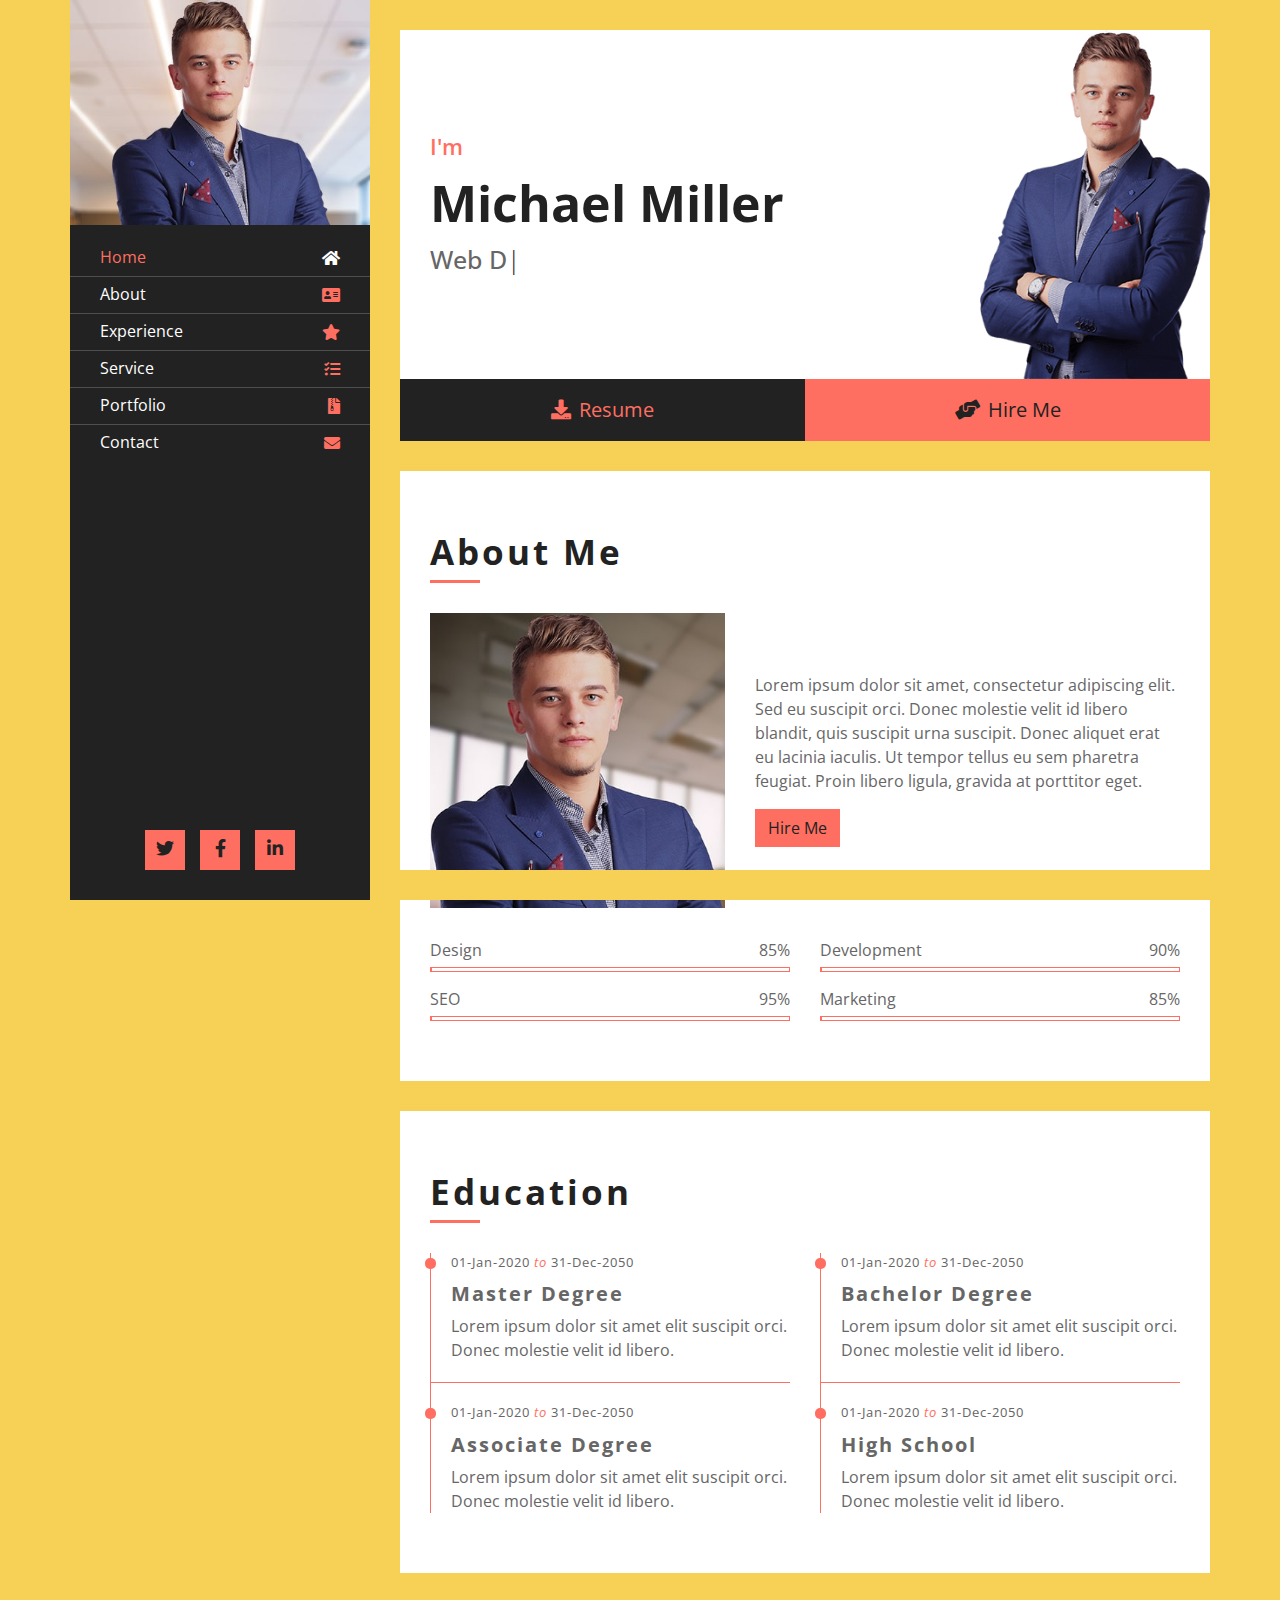
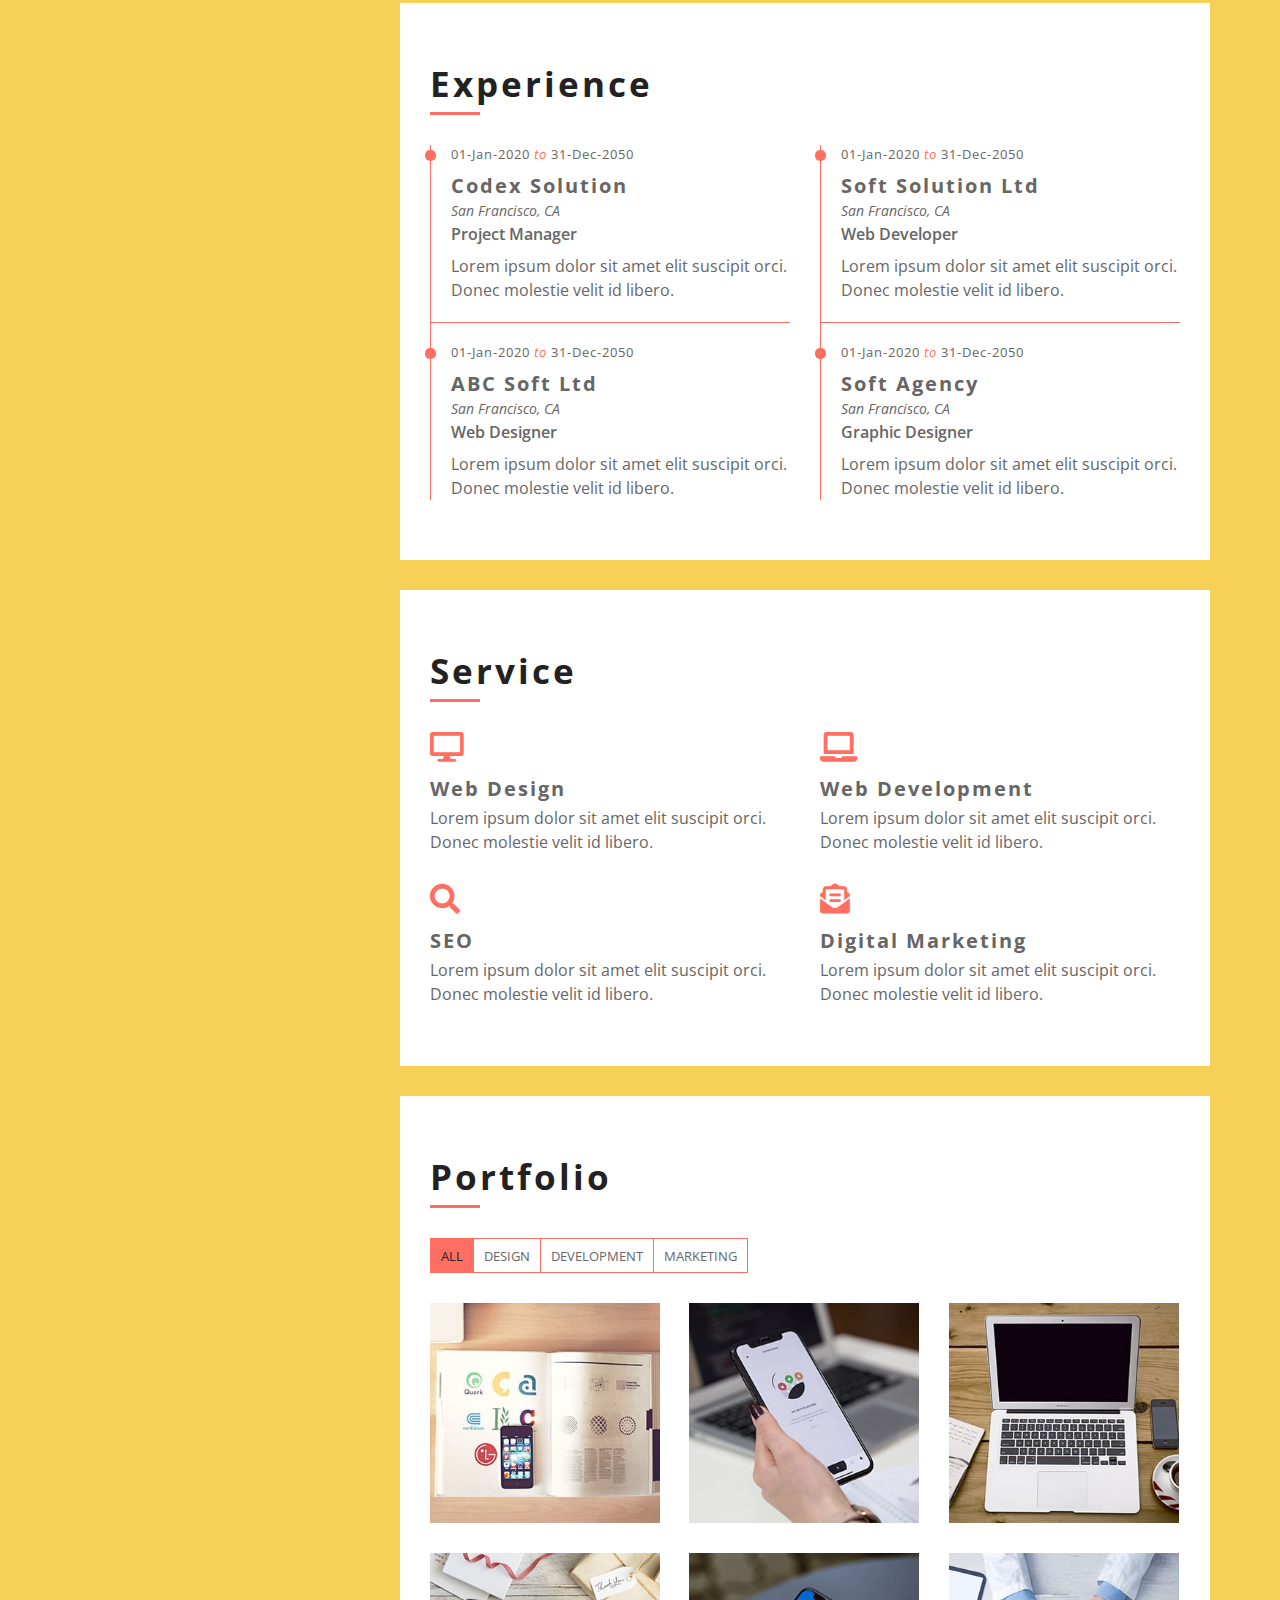
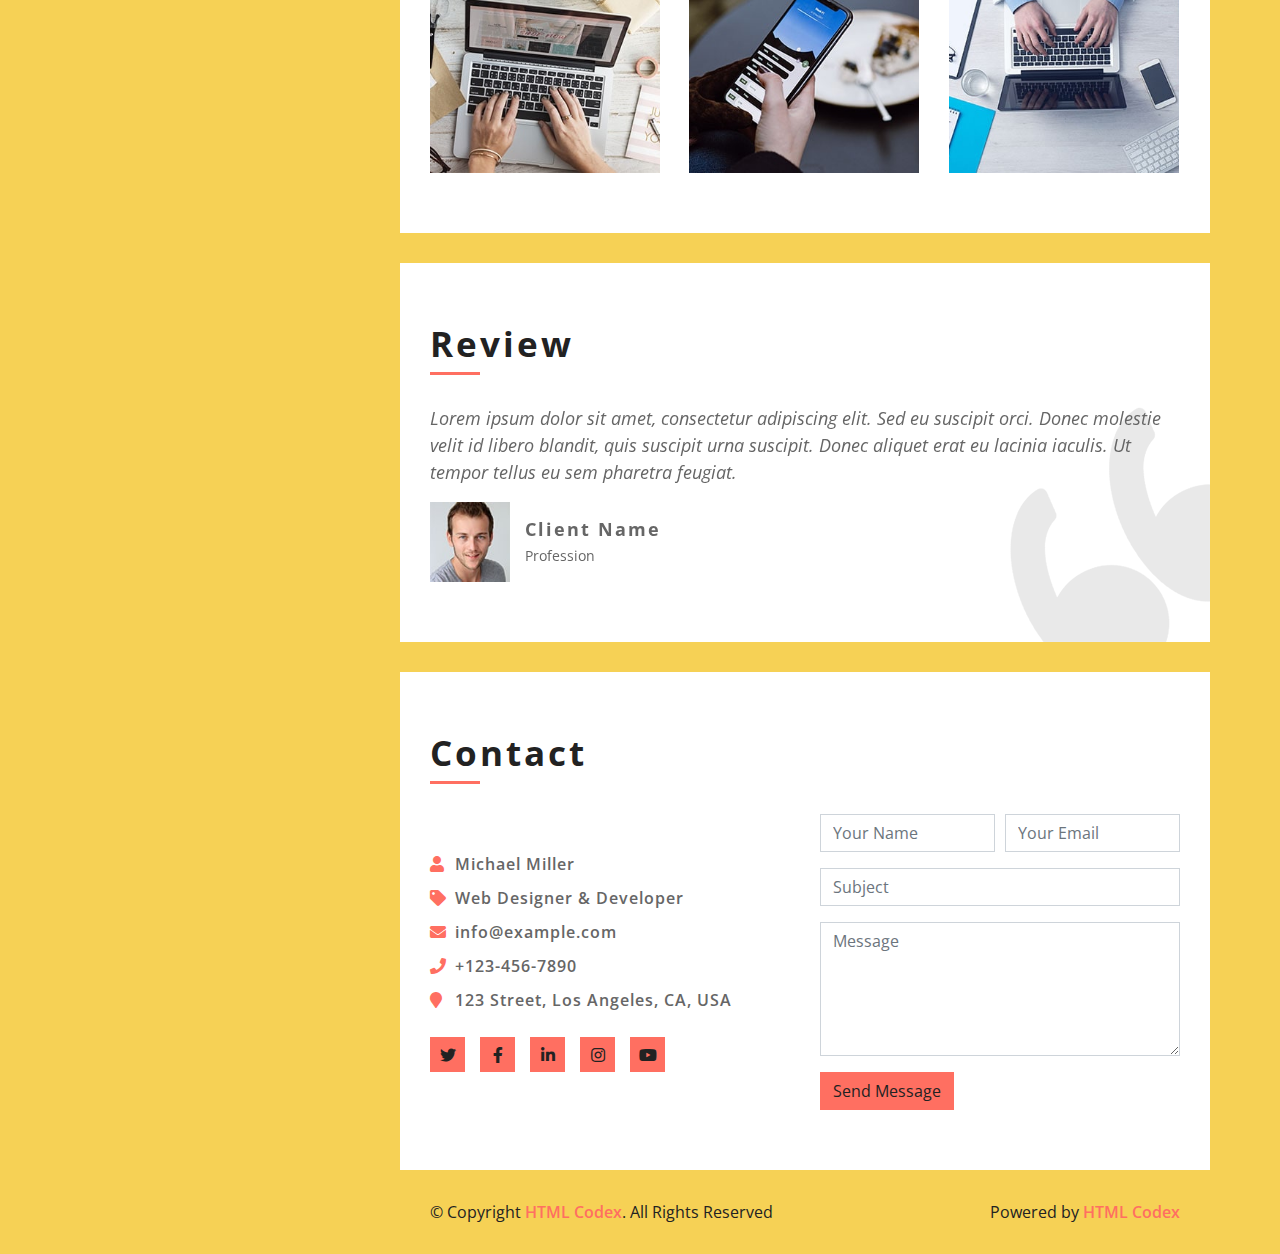
<file: resume-2-master/index.html>
<!DOCTYPE html>
<html lang="en">
    <head>
        <meta charset="utf-8">
        <title>Resume Website Template Free Download</title>
        <meta content="width=device-width, initial-scale=1.0" name="viewport">
        <meta content="Resume Website Template Free Download" name="keywords">
        <meta content="Resume Website Template Free Download" name="description">

        <!-- Favicon -->
        <link href="img/favicon.ico" rel="icon">

        <!-- Google Fonts -->
        <link href="https://fonts.googleapis.com/css2?family=Open+Sans:300;400;600;700;800&display=swap" rel="stylesheet">

        <!-- CSS Libraries -->
        <link href="https://stackpath.bootstrapcdn.com/bootstrap/4.4.1/css/bootstrap.min.css" rel="stylesheet">
        <link href="https://cdnjs.cloudflare.com/ajax/libs/font-awesome/5.10.0/css/all.min.css" rel="stylesheet">
        <link href="lib/slick/slick.css" rel="stylesheet">
        <link href="lib/slick/slick-theme.css" rel="stylesheet">
        <link href="lib/lightbox/css/lightbox.min.css" rel="stylesheet">

        <!-- Template Stylesheet -->
        <link href="css/style.css" rel="stylesheet">
    </head>

    <body data-spy="scroll" data-target=".navbar" data-offset="51">
        <div class="wrapper">
            <div class="sidebar">
                <div class="sidebar-header">
                    <img src="img/profile.jpg" alt="Image">
                </div>
                <div class="sidebar-content">
                    <nav class="navbar navbar-expand-md bg-dark navbar-dark">
                        <a href="#" class="navbar-brand">Navigation</a>
                        <button type="button" class="navbar-toggler" data-toggle="collapse" data-target="#navbarCollapse">
                            <span class="navbar-toggler-icon"></span>
                        </button>
                        <div class="collapse navbar-collapse" id="navbarCollapse">
                            <ul class="nav navbar-nav">
                                <li class="nav-item">
                                    <a class="nav-link" href="#header">Home<i class="fa fa-home"></i></a>
                                </li>
                                <li class="nav-item">
                                    <a class="nav-link" href="#about">About<i class="fa fa-address-card"></i></a>
                                </li>
                                <li class="nav-item">
                                    <a class="nav-link" href="#experience">Experience<i class="fa fa-star"></i></a>
                                </li>
                                <li class="nav-item">
                                    <a class="nav-link" href="#service">Service<i class="fa fa-tasks"></i></a>
                                </li>
                                <li class="nav-item">
                                    <a class="nav-link" href="#portfolio">Portfolio<i class="fa fa-file-archive"></i></a>
                                </li>
                                <li class="nav-item">
                                    <a class="nav-link" href="#contact">Contact<i class="fa fa-envelope"></i></a>
                                </li>
                            </ul>
                        </div>
                    </nav>
                </div>
                <div class="sidebar-footer">
                    <a href="#"><i class="fab fa-twitter"></i></a>
                    <a href="#"><i class="fab fa-facebook-f"></i></a>
                    <a href="#"><i class="fab fa-linkedin-in"></i></a>
                </div>
            </div>
            <div class="content">
                <!-- Header Start -->
                <div class="header" id="header">
                    <div class="content-inner">
                        <p>I'm</p>
                        <h1>Michael Miller</h1>
                        <h2></h2>
                        <div class="typed-text">Web Designer, Web Developer, Front End Developer, Apps Developer, Graphic Designer</div>
                    </div>
                </div>
                <!-- Header End -->
                
                <!-- Large Button Start -->
                <div class="large-btn">
                    <div class="content-inner">
                        <a class="btn" href="#"><i class="fa fa-download"></i>Resume</a>
                        <a class="btn" href="#"><i class="fa fa-hands-helping"></i>Hire Me</a>
                    </div>
                </div>
                <!-- Large Button End -->
                
                <!-- About Start -->
                <div class="about" id="about">
                    <div class="content-inner">
                        <div class="content-header">
                            <h2>About Me</h2>
                        </div>
                        <div class="row align-items-center">
                            <div class="col-md-6 col-lg-5">
                                <img src="img/about.jpg" alt="Image">
                            </div>
                            <div class="col-md-6 col-lg-7">
                                <p>
                                    Lorem ipsum dolor sit amet, consectetur adipiscing elit. Sed eu suscipit orci. Donec molestie velit id libero blandit, quis suscipit urna suscipit. Donec aliquet erat eu lacinia iaculis. Ut tempor tellus eu sem pharetra feugiat. Proin libero ligula, gravida at porttitor eget.
                                </p>
                                <a class="btn" href="#">Hire Me</a>
                            </div>
                        </div>
                        <div class="row">
                            <div class="col-md-6">
                                <div class="skills">
                                    <div class="skill-name">
                                        <p>Design</p><p>85%</p>
                                    </div>
                                    <div class="progress">
                                        <div class="progress-bar" role="progressbar" aria-valuenow="85" aria-valuemin="0" aria-valuemax="100"></div>
                                    </div>
                                    <div class="skill-name">
                                        <p>SEO</p><p>95%</p>
                                    </div>
                                    <div class="progress">
                                        <div class="progress-bar" role="progressbar" aria-valuenow="95" aria-valuemin="0" aria-valuemax="100"></div>
                                    </div>
                                </div>
                            </div>
                            <div class="col-md-6">
                                <div class="skills">
                                    <div class="skill-name">
                                        <p>Development</p><p>90%</p>
                                    </div>
                                    <div class="progress">
                                        <div class="progress-bar" role="progressbar" aria-valuenow="90" aria-valuemin="0" aria-valuemax="100"></div>
                                    </div>
                                    <div class="skill-name">
                                        <p>Marketing</p><p>85%</p>
                                    </div>
                                    <div class="progress">
                                        <div class="progress-bar" role="progressbar" aria-valuenow="85" aria-valuemin="0" aria-valuemax="100"></div>
                                    </div>
                                </div>
                            </div>
                        </div>
                    </div>
                </div>
                <!-- About End -->
                
                <!-- Education Start -->
                <div class="education" id="education">
                    <div class="content-inner">
                        <div class="content-header">
                            <h2>Education</h2>
                        </div>
                        <div class="row align-items-center">
                            <div class="col-md-6">
                                <div class="edu-col">
                                    <span>01-Jan-2020 <i>to</i> 31-Dec-2050</span>
                                    <h3>Master Degree</h3>
                                    <p>Lorem ipsum dolor sit amet elit suscipit orci. Donec molestie velit id libero.</p>
                                </div>
                            </div>
                            <div class="col-md-6">
                                <div class="edu-col">
                                    <span>01-Jan-2020 <i>to</i> 31-Dec-2050</span>
                                    <h3>Bachelor Degree</h3>
                                    <p>Lorem ipsum dolor sit amet elit suscipit orci. Donec molestie velit id libero.</p>
                                </div>
                            </div>
                            <div class="col-md-6">
                                <div class="edu-col">
                                    <span>01-Jan-2020 <i>to</i> 31-Dec-2050</span>
                                    <h3>Associate Degree</h3>
                                    <p>Lorem ipsum dolor sit amet elit suscipit orci. Donec molestie velit id libero.</p>
                                </div>
                            </div>
                            <div class="col-md-6">
                                <div class="edu-col">
                                    <span>01-Jan-2020 <i>to</i> 31-Dec-2050</span>
                                    <h3>High School</h3>
                                    <p>Lorem ipsum dolor sit amet elit suscipit orci. Donec molestie velit id libero.</p>
                                </div>
                            </div>
                        </div>
                    </div>
                </div>
                <!-- Education Start -->
                
                <!-- Experience Start -->
                <div class="experience" id="experience">
                    <div class="content-inner">
                        <div class="content-header">
                            <h2>Experience</h2>
                        </div>
                        <div class="row align-items-center">
                            <div class="col-md-6">
                                <div class="exp-col">
                                    <span>01-Jan-2020 <i>to</i> 31-Dec-2050</span>
                                    <h3>Codex Solution</h3>
                                    <h4>San Francisco, CA</h4>
                                    <h5>Project Manager</h5>
                                    <p>Lorem ipsum dolor sit amet elit suscipit orci. Donec molestie velit id libero.</p>
                                </div>
                            </div>
                            <div class="col-md-6">
                                <div class="exp-col">
                                    <span>01-Jan-2020 <i>to</i> 31-Dec-2050</span>
                                    <h3>Soft Solution Ltd</h3>
                                    <h4>San Francisco, CA</h4>
                                    <h5>Web Developer</h5>
                                    <p>Lorem ipsum dolor sit amet elit suscipit orci. Donec molestie velit id libero.</p>
                                </div>
                            </div>
                            <div class="col-md-6">
                                <div class="exp-col">
                                    <span>01-Jan-2020 <i>to</i> 31-Dec-2050</span>
                                    <h3>ABC Soft Ltd</h3>
                                    <h4>San Francisco, CA</h4>
                                    <h5>Web Designer</h5>
                                    <p>Lorem ipsum dolor sit amet elit suscipit orci. Donec molestie velit id libero.</p>
                                </div>
                            </div>
                            <div class="col-md-6">
                                <div class="exp-col">
                                    <span>01-Jan-2020 <i>to</i> 31-Dec-2050</span>
                                    <h3>Soft Agency</h3>
                                    <h4>San Francisco, CA</h4>
                                    <h5>Graphic Designer</h5>
                                    <p>Lorem ipsum dolor sit amet elit suscipit orci. Donec molestie velit id libero.</p>
                                </div>
                            </div>
                        </div>
                    </div>
                </div>
                <!-- Experience Start -->
                
                <!-- Service Start -->
                <div class="service" id="service">
                    <div class="content-inner">
                        <div class="content-header">
                            <h2>Service</h2>
                        </div>
                        <div class="row align-items-center">
                            <div class="col-md-6">
                                <div class="srv-col">
                                    <i class="fa fa-desktop"></i>
                                    <h3>Web Design</h3>
                                    <p>Lorem ipsum dolor sit amet elit suscipit orci. Donec molestie velit id libero.</p>
                                </div>
                            </div>
                            <div class="col-md-6">
                                <div class="srv-col">
                                    <i class="fa fa-laptop"></i>
                                    <h3>Web Development</h3>
                                    <p>Lorem ipsum dolor sit amet elit suscipit orci. Donec molestie velit id libero.</p>
                                </div>
                            </div>
                            <div class="col-md-6">
                                <div class="srv-col">
                                    <i class="fa fa-search"></i>
                                    <h3>SEO</h3>
                                    <p>Lorem ipsum dolor sit amet elit suscipit orci. Donec molestie velit id libero.</p>
                                </div>
                            </div>
                            <div class="col-md-6">
                                <div class="srv-col">
                                    <i class="fa fa-envelope-open-text"></i>
                                    <h3>Digital Marketing</h3>
                                    <p>Lorem ipsum dolor sit amet elit suscipit orci. Donec molestie velit id libero.</p>
                                </div>
                            </div>
                        </div>
                    </div>
                </div>
                <!-- Service Start -->
                
                <!-- Portfolio Start -->
                <div class="portfolio" id="portfolio">
                    <div class="content-inner">
                        <div class="content-header">
                            <h2>Portfolio</h2>
                        </div>
                        <div class="row">
                            <div class="col-lg-12">
                                <ul id="portfolio-flters">
                                    <li data-filter="*" class="filter-active">All</li>
                                    <li data-filter=".web-des">Design</li>
                                    <li data-filter=".web-dev">Development</li>
                                    <li data-filter=".dig-mar">Marketing</li>
                                </ul>
                            </div>
                        </div>
                        <div class="row portfolio-container">
                            <div class="col-lg-4 col-md-6 portfolio-item web-des">
                                <div class="portfolio-wrap">
                                    <figure>
                                        <img src="img/portfolio-1.jpg" class="img-fluid" alt="">
                                        <a href="img/portfolio-1.jpg" data-lightbox="portfolio" data-title="Project Name" class="link-preview" title="Preview"><i class="fa fa-eye"></i></a>
                                        <a href="#" class="link-details" title="More Details"><i class="fa fa-link"></i></a>
                                        <a class="portfolio-title" href="#">Project Name <span>Web Design</span></a>
                                    </figure>
                                </div>
                            </div>

                            <div class="col-lg-4 col-md-6 portfolio-item web-des">
                                <div class="portfolio-wrap">
                                    <figure>
                                        <img src="img/portfolio-2.jpg" class="img-fluid" alt="">
                                        <a href="img/portfolio-2.jpg" class="link-preview" data-lightbox="portfolio" data-title="Project Name" title="Preview"><i class="fa fa-eye"></i></a>
                                        <a href="#" class="link-details" title="More Details"><i class="fa fa-link"></i></a>
                                        <a class="portfolio-title" href="#">Project Name <span>Web Design</span></a>
                                    </figure>
                                </div>
                            </div>

                            <div class="col-lg-4 col-md-6 portfolio-item web-dev">
                                <div class="portfolio-wrap">
                                    <figure>
                                        <img src="img/portfolio-3.jpg" class="img-fluid" alt="">
                                        <a href="img/portfolio-3.jpg" class="link-preview" data-lightbox="portfolio" data-title="Project Name" title="Preview"><i class="fa fa-eye"></i></a>
                                        <a href="#" class="link-details" title="More Details"><i class="fa fa-link"></i></a>
                                        <a class="portfolio-title" href="#">Project Name <span>Web Development</span></a>
                                    </figure>
                                </div>
                            </div>

                            <div class="col-lg-4 col-md-6 portfolio-item web-dev">
                                <div class="portfolio-wrap">
                                    <figure>
                                        <img src="img/portfolio-4.jpg" class="img-fluid" alt="">
                                        <a href="img/portfolio-4.jpg" class="link-preview" data-lightbox="portfolio" data-title="Project Name" title="Preview"><i class="fa fa-eye"></i></a>
                                        <a href="#" class="link-details" title="More Details"><i class="fa fa-link"></i></a>
                                        <a class="portfolio-title" href="#">Project Name <span>Web Development</span></a>
                                    </figure>
                                </div>
                            </div>

                            <div class="col-lg-4 col-md-6 portfolio-item dig-mar">
                                <div class="portfolio-wrap">
                                    <figure>
                                        <img src="img/portfolio-5.jpg" class="img-fluid" alt="">
                                        <a href="img/portfolio-5.jpg" class="link-preview" data-lightbox="portfolio" data-title="Project Name" title="Preview"><i class="fa fa-eye"></i></a>
                                        <a href="#" class="link-details" title="More Details"><i class="fa fa-link"></i></a>
                                        <a class="portfolio-title" href="#">Project Name <span>Digital Marketing</span></a>
                                    </figure>
                                </div>
                            </div>

                            <div class="col-lg-4 col-md-6 portfolio-item dig-mar">
                                <div class="portfolio-wrap">
                                    <figure>
                                        <img src="img/portfolio-6.jpg" class="img-fluid" alt="">
                                        <a href="img/portfolio-6.jpg" class="link-preview" data-lightbox="portfolio" data-title="Project Name" title="Preview"><i class="fa fa-eye"></i></a>
                                        <a href="#" class="link-details" title="More Details"><i class="fa fa-link"></i></a>
                                        <a class="portfolio-title" href="#">Project Name <span>Digital Marketing</span></a>
                                    </figure>
                                </div>
                            </div>
                        </div>
                    </div>
                </div>
                <!-- Portfolio Start -->
                
                <!-- Review Start -->
                <div class="review" id="review">
                    <div class="content-inner">
                        <div class="content-header">
                            <h2>Review</h2>
                        </div>
                        <div class="row align-items-center review-slider">
                            <div class="col-md-12">
                                <div class="review-slider-item">
                                    <div class="review-text">
                                        <p>
                                            Lorem ipsum dolor sit amet, consectetur adipiscing elit. Sed eu suscipit orci. Donec molestie velit id libero blandit, quis suscipit urna suscipit. Donec aliquet erat eu lacinia iaculis. Ut tempor tellus eu sem pharetra feugiat.
                                        </p>
                                    </div>
                                    <div class="review-img">
                                        <img src="img/review-1.jpg" alt="Image">
                                        <div class="review-name">
                                            <h3>Client Name</h3>
                                            <p>Profession</p>
                                        </div>
                                    </div>
                                </div>
                            </div>
                            <div class="col-md-12">
                                <div class="review-slider-item">
                                    <div class="review-text">
                                        <p>
                                            Lorem ipsum dolor sit amet, consectetur adipiscing elit. Sed eu suscipit orci. Donec molestie velit id libero blandit, quis suscipit urna suscipit. Donec aliquet erat eu lacinia iaculis. Ut tempor tellus eu sem pharetra feugiat.
                                        </p>
                                    </div>
                                    <div class="review-img">
                                        <img src="img/review-2.jpg" alt="Image">
                                        <div class="review-name">
                                            <h3>Client Name</h3>
                                            <p>Profession</p>
                                        </div>
                                    </div>
                                </div>
                            </div>
                            <div class="col-md-12">
                                <div class="review-slider-item">
                                    <div class="review-text">
                                        <p>
                                            Lorem ipsum dolor sit amet, consectetur adipiscing elit. Sed eu suscipit orci. Donec molestie velit id libero blandit, quis suscipit urna suscipit. Donec aliquet erat eu lacinia iaculis. Ut tempor tellus eu sem pharetra feugiat.
                                        </p>
                                    </div>
                                    <div class="review-img">
                                        <img src="img/review-3.jpg" alt="Image">
                                        <div class="review-name">
                                            <h3>Client Name</h3>
                                            <p>Profession</p>
                                        </div>
                                    </div>
                                </div>
                            </div>
                        </div>
                    </div>
                </div>
                <!-- Review End -->
                
                <!-- Contact Start -->
                <div class="contact" id="contact">
                    <div class="content-inner">
                        <div class="content-header">
                            <h2>Contact</h2>
                        </div>
                        <div class="row align-items-center">
                            <div class="col-md-6">
                                <div class="contact-info">
                                    <p><i class="fa fa-user"></i>Michael Miller</p>
                                    <p><i class="fa fa-tag"></i>Web Designer & Developer</p>
                                    <p><i class="fa fa-envelope"></i><a href="mailto:info@example.com">info@example.com</a></p>
                                    <p><i class="fa fa-phone"></i><a href="tel:+1234567890">+123-456-7890</a></p>
                                    <p><i class="fa fa-map-marker"></i>123 Street, Los Angeles, CA, USA</p>
                                    <div class="social">
                                        <a class="btn" href=""><i class="fab fa-twitter"></i></a>
                                        <a class="btn" href=""><i class="fab fa-facebook-f"></i></a>
                                        <a class="btn" href=""><i class="fab fa-linkedin-in"></i></a>
                                        <a class="btn" href=""><i class="fab fa-instagram"></i></a>
                                        <a class="btn" href=""><i class="fab fa-youtube"></i></a>
                                    </div>
                                </div>
                            </div>
                            <div class="col-md-6">
                                <div class="form">
                                    <form>
                                        <div class="form-row">
                                            <div class="form-group col-md-6">
                                                <input type="text" class="form-control" placeholder="Your Name" />
                                            </div>
                                            <div class="form-group col-md-6">
                                                <input type="email" class="form-control" placeholder="Your Email" />
                                            </div>
                                        </div>
                                        <div class="form-group">
                                            <input type="text" class="form-control" placeholder="Subject" />
                                        </div>
                                        <div class="form-group">
                                            <textarea class="form-control" rows="5" placeholder="Message"></textarea>
                                        </div>
                                        <div><button class="btn" type="submit">Send Message</button></div>
                                    </form>
                                </div>
                            </div>
                        </div>
                    </div>
                </div>
                <!-- Contact End -->
                
                <!-- Footer Start -->
                <div class="footer">
                    <div class="content-inner">
                        <div class="row align-items-center">
                            <div class="col-md-6">
                                <p>&copy; Copyright <a href="https://htmlcodex.com">HTML Codex</a>. All Rights Reserved</p>
                            </div>
                            <div class="col-md-6">
                                <p>Powered by <a href="https://htmlcodex.com">HTML Codex</a></p>
                            </div>
                        </div>
                    </div>
                </div>
                <!-- Footer Start -->
            </div>
        </div>
        
        <!-- Back to Top -->
        <a href="#" class="back-to-top"><i class="fa fa-angle-double-up"></i></a>
        
        <!-- JavaScript Libraries -->
        <script src="https://code.jquery.com/jquery-3.4.1.min.js"></script>
        <script src="https://stackpath.bootstrapcdn.com/bootstrap/4.4.1/js/bootstrap.bundle.min.js"></script>
        <script src="lib/easing/easing.min.js"></script>
        <script src="lib/slick/slick.min.js"></script>
        <script src="lib/typed/typed.min.js"></script>
        <script src="lib/waypoints/waypoints.min.js"></script>
        <script src="lib/isotope/isotope.pkgd.min.js"></script>
        <script src="lib/lightbox/js/lightbox.min.js"></script>
        
        <!-- Template Javascript -->
        <script src="js/main.js"></script>
    </body>
</html>
</file>
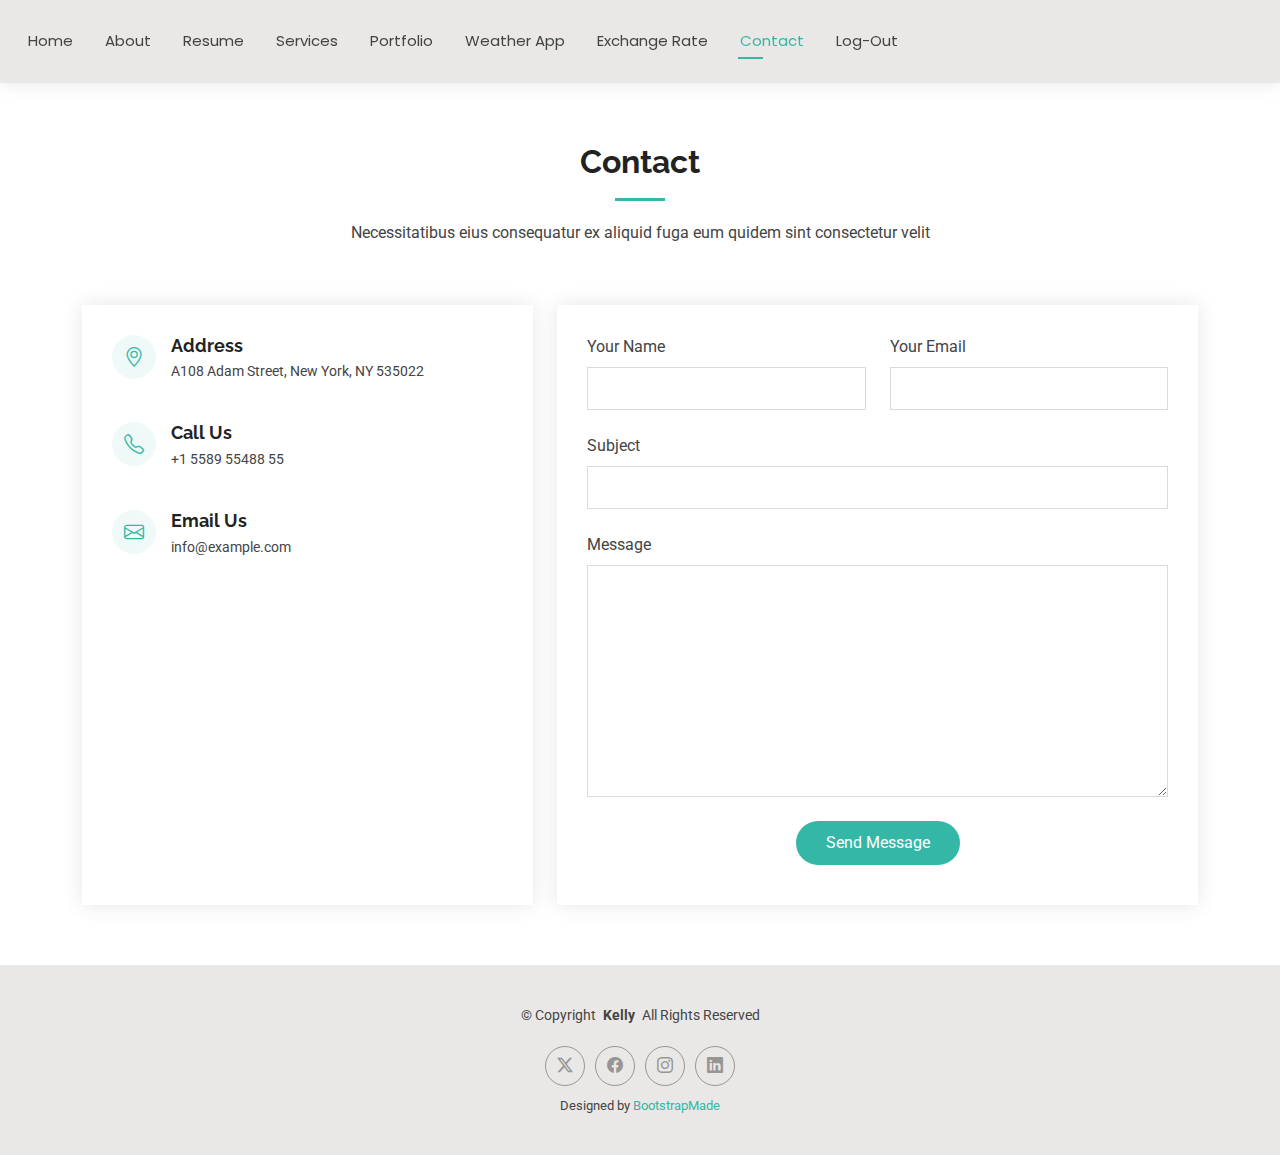
<file: Kelly/contact.html>
<!DOCTYPE html>
<html lang="en">

<head>
  <meta charset="utf-8">
  <meta content="width=device-width, initial-scale=1.0" name="viewport">
  <title>Contact - Kelly Bootstrap Template</title>
  <meta name="description" content="">
  <meta name="keywords" content="">

  <!-- Favicons -->
  <link href="assets/img/favicon.png" rel="icon">
  <link href="assets/img/apple-touch-icon.png" rel="apple-touch-icon">

  <!-- Fonts -->
  <link href="https://fonts.googleapis.com" rel="preconnect">
  <link href="https://fonts.gstatic.com" rel="preconnect" crossorigin>
  <link href="https://fonts.googleapis.com/css2?family=Roboto:ital,wght@0,100;0,300;0,400;0,500;0,700;0,900;1,100;1,300;1,400;1,500;1,700;1,900&family=Poppins:ital,wght@0,100;0,200;0,300;0,400;0,500;0,600;0,700;0,800;0,900;1,100;1,200;1,300;1,400;1,500;1,600;1,700;1,800;1,900&family=Raleway:ital,wght@0,100;0,200;0,300;0,400;0,500;0,600;0,700;0,800;0,900;1,100;1,200;1,300;1,400;1,500;1,600;1,700;1,800;1,900&display=swap" rel="stylesheet">

  <!-- Vendor CSS Files -->
  <link href="assets/vendor/bootstrap/css/bootstrap.min.css" rel="stylesheet">
  <link href="assets/vendor/bootstrap-icons/bootstrap-icons.css" rel="stylesheet">
  <link href="assets/vendor/aos/aos.css" rel="stylesheet">
  <link href="assets/vendor/swiper/swiper-bundle.min.css" rel="stylesheet">
  <link href="assets/vendor/glightbox/css/glightbox.min.css" rel="stylesheet">

  <!-- Main CSS File -->
  <link href="assets/css/main.css" rel="stylesheet">

  <!-- =======================================================
  * Template Name: Kelly
  * Template URL: https://bootstrapmade.com/kelly-free-bootstrap-cv-resume-html-template/
  * Updated: Aug 07 2024 with Bootstrap v5.3.3
  * Author: BootstrapMade.com
  * License: https://bootstrapmade.com/license/
  ======================================================== -->
</head>

<body class="contact-page">

  <header id="header" class="header d-flex align-items-center light-background sticky-top">
    <div class="container-fluid position-relative d-flex align-items-center justify-content-between">



      <nav id="navmenu" class="navmenu">
        <ul>
          <li><a href="index.html">Home</a></li>
          <li><a href="about.html">About</a></li>
          <li><a href="resume.html">Resume</a></li>
          <li><a href="services.html">Services</a></li>
          <li><a href="portfolio.html">Portfolio</a></li>
          <li><a href="../pages/WeatherApp.html">Weather App</a></li>
          <li><a href="../pages/ExchangeRate.html">Exchange Rate</a></li>
          <li><a href="contact.html" class="active">Contact</a></li>
          <li><a href="../pages/login.html">Log-Out</a></li>
        </ul>
        <i class="mobile-nav-toggle d-xl-none bi bi-list"></i>
      </nav>


    </div>
  </header>

  <main class="main">

    <!-- Contact Section -->
    <section id="contact" class="contact section">

      <!-- Section Title -->
      <div class="container section-title" data-aos="fade-up">
        <h2>Contact</h2>
        <p>Necessitatibus eius consequatur ex aliquid fuga eum quidem sint consectetur velit</p>
      </div><!-- End Section Title -->

      <div class="container" data-aos="fade-up" data-aos-delay="100">

        <div class="row gy-4">

          <div class="col-lg-5">

            <div class="info-wrap">
              <div class="info-item d-flex" data-aos="fade-up" data-aos-delay="200">
                <i class="bi bi-geo-alt flex-shrink-0"></i>
                <div>
                  <h3>Address</h3>
                  <p>A108 Adam Street, New York, NY 535022</p>
                </div>
              </div><!-- End Info Item -->

              <div class="info-item d-flex" data-aos="fade-up" data-aos-delay="300">
                <i class="bi bi-telephone flex-shrink-0"></i>
                <div>
                  <h3>Call Us</h3>
                  <p>+1 5589 55488 55</p>
                </div>
              </div><!-- End Info Item -->

              <div class="info-item d-flex" data-aos="fade-up" data-aos-delay="400">
                <i class="bi bi-envelope flex-shrink-0"></i>
                <div>
                  <h3>Email Us</h3>
                  <p>info@example.com</p>
                </div>
              </div><!-- End Info Item -->

              <iframe src="https://www.google.com/maps/embed?pb=!1m14!1m8!1m3!1d48389.78314118045!2d-74.006138!3d40.710059!3m2!1i1024!2i768!4f13.1!3m3!1m2!1s0x89c25a22a3bda30d%3A0xb89d1fe6bc499443!2sDowntown%20Conference%20Center!5e0!3m2!1sen!2sus!4v1676961268712!5m2!1sen!2sus" frameborder="0" style="border:0; width: 100%; height: 270px;" allowfullscreen="" loading="lazy" referrerpolicy="no-referrer-when-downgrade"></iframe>
            </div>
          </div>

          <div class="col-lg-7">
            <form action="forms/contact.php" method="post" class="php-email-form" data-aos="fade-up" data-aos-delay="200">
              <div class="row gy-4">

                <div class="col-md-6">
                  <label for="name-field" class="pb-2">Your Name</label>
                  <input type="text" name="name" id="name-field" class="form-control" required="">
                </div>

                <div class="col-md-6">
                  <label for="email-field" class="pb-2">Your Email</label>
                  <input type="email" class="form-control" name="email" id="email-field" required="">
                </div>

                <div class="col-md-12">
                  <label for="subject-field" class="pb-2">Subject</label>
                  <input type="text" class="form-control" name="subject" id="subject-field" required="">
                </div>

                <div class="col-md-12">
                  <label for="message-field" class="pb-2">Message</label>
                  <textarea class="form-control" name="message" rows="10" id="message-field" required=""></textarea>
                </div>

                <div class="col-md-12 text-center">
                  <div class="loading">Loading</div>
                  <div class="error-message"></div>
                  <div class="sent-message">Your message has been sent. Thank you!</div>

                  <button type="submit">Send Message</button>
                </div>

              </div>
            </form>
          </div><!-- End Contact Form -->

        </div>

      </div>

    </section><!-- /Contact Section -->

  </main>

  <footer id="footer" class="footer light-background">

    <div class="container">
      <div class="copyright text-center ">
        <p>© <span>Copyright</span> <strong class="px-1 sitename">Kelly</strong> <span>All Rights Reserved<br></span></p>
      </div>
      <div class="social-links d-flex justify-content-center">
        <a href=""><i class="bi bi-twitter-x"></i></a>
        <a href=""><i class="bi bi-facebook"></i></a>
        <a href=""><i class="bi bi-instagram"></i></a>
        <a href=""><i class="bi bi-linkedin"></i></a>
      </div>
      <div class="credits">
        <!-- All the links in the footer should remain intact. -->
        <!-- You can delete the links only if you've purchased the pro version. -->
        <!-- Licensing information: https://bootstrapmade.com/license/ -->
        <!-- Purchase the pro version with working PHP/AJAX contact form: [buy-url] -->
        Designed by <a href="https://bootstrapmade.com/">BootstrapMade</a>
      </div>
    </div>

  </footer>

  <!-- Scroll Top -->
  <a href="#" id="scroll-top" class="scroll-top d-flex align-items-center justify-content-center"><i class="bi bi-arrow-up-short"></i></a>

  <!-- Preloader -->
  <div id="preloader"></div>

  <!-- Vendor JS Files -->
  <script src="assets/vendor/bootstrap/js/bootstrap.bundle.min.js"></script>
  <script src="assets/vendor/php-email-form/validate.js"></script>
  <script src="assets/vendor/aos/aos.js"></script>
  <script src="assets/vendor/waypoints/noframework.waypoints.js"></script>
  <script src="assets/vendor/purecounter/purecounter_vanilla.js"></script>
  <script src="assets/vendor/swiper/swiper-bundle.min.js"></script>
  <script src="assets/vendor/glightbox/js/glightbox.min.js"></script>
  <script src="assets/vendor/imagesloaded/imagesloaded.pkgd.min.js"></script>
  <script src="assets/vendor/isotope-layout/isotope.pkgd.min.js"></script>

  <!-- Main JS File -->
  <script src="assets/js/main.js"></script>

</body>

</html>
</file>
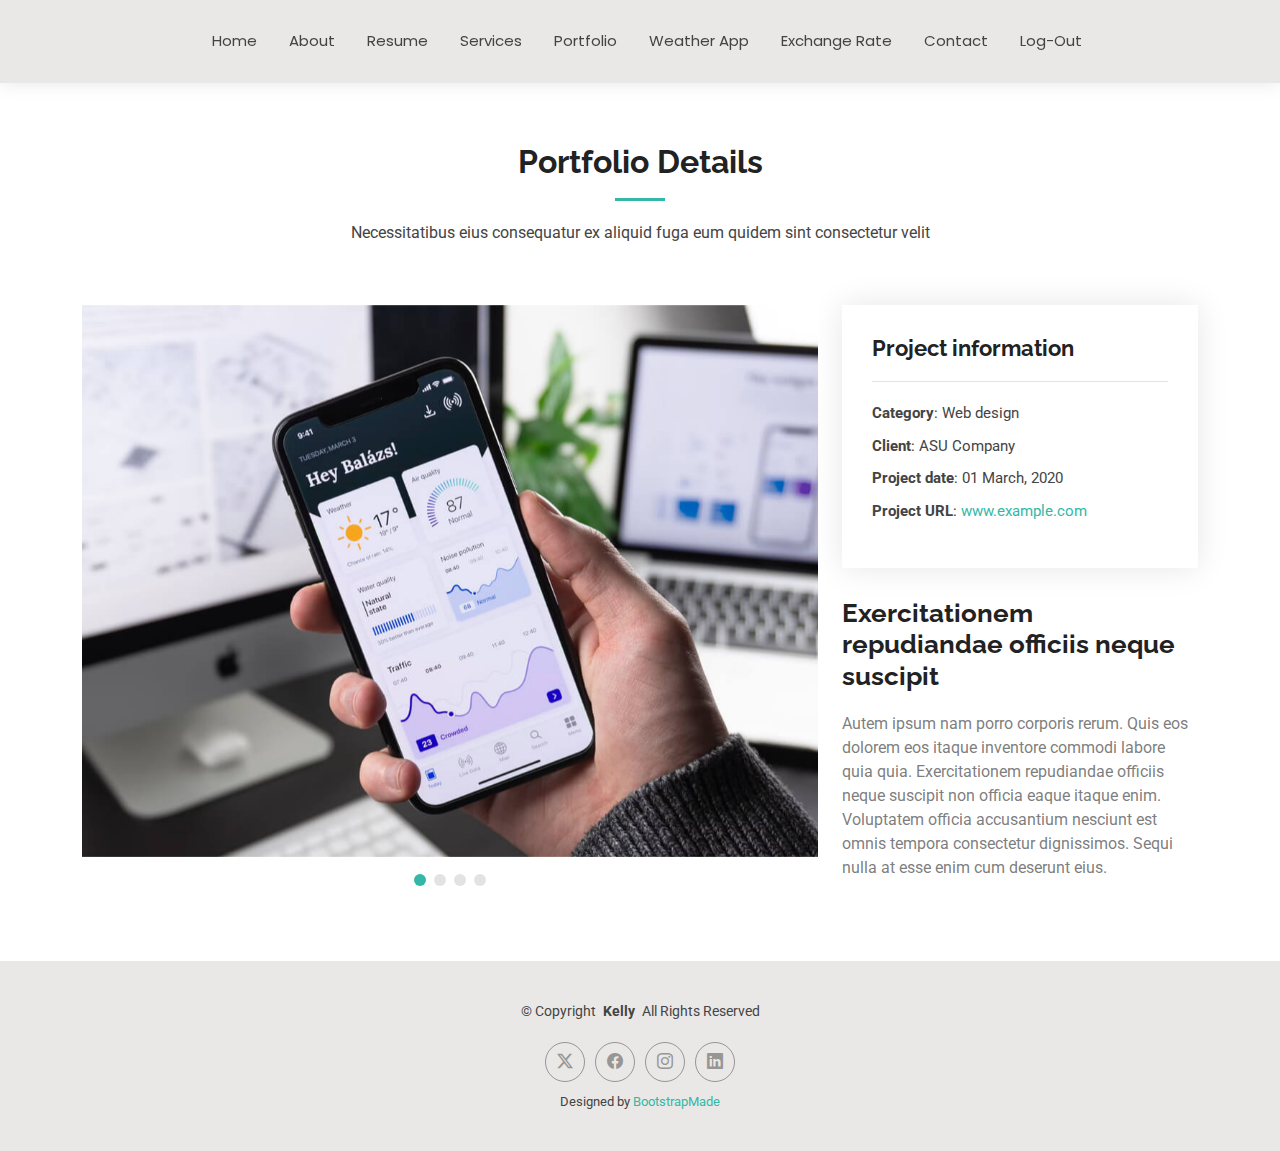
<file: Kelly/portfolio-details.html>
<!DOCTYPE html>
<html lang="en">

<head>
  <meta charset="utf-8">
  <meta content="width=device-width, initial-scale=1.0" name="viewport">
  <title>Portfolio Details - Kelly Bootstrap Template</title>
  <meta name="description" content="">
  <meta name="keywords" content="">

  <!-- Favicons -->
  <link href="assets/img/favicon.png" rel="icon">
  <link href="assets/img/apple-touch-icon.png" rel="apple-touch-icon">

  <!-- Fonts -->
  <link href="https://fonts.googleapis.com" rel="preconnect">
  <link href="https://fonts.gstatic.com" rel="preconnect" crossorigin>
  <link href="https://fonts.googleapis.com/css2?family=Roboto:ital,wght@0,100;0,300;0,400;0,500;0,700;0,900;1,100;1,300;1,400;1,500;1,700;1,900&family=Poppins:ital,wght@0,100;0,200;0,300;0,400;0,500;0,600;0,700;0,800;0,900;1,100;1,200;1,300;1,400;1,500;1,600;1,700;1,800;1,900&family=Raleway:ital,wght@0,100;0,200;0,300;0,400;0,500;0,600;0,700;0,800;0,900;1,100;1,200;1,300;1,400;1,500;1,600;1,700;1,800;1,900&display=swap" rel="stylesheet">

  <!-- Vendor CSS Files -->
  <link href="assets/vendor/bootstrap/css/bootstrap.min.css" rel="stylesheet">
  <link href="assets/vendor/bootstrap-icons/bootstrap-icons.css" rel="stylesheet">
  <link href="assets/vendor/aos/aos.css" rel="stylesheet">
  <link href="assets/vendor/swiper/swiper-bundle.min.css" rel="stylesheet">
  <link href="assets/vendor/glightbox/css/glightbox.min.css" rel="stylesheet">

  <!-- Main CSS File -->
  <link href="assets/css/main.css" rel="stylesheet">

  <!-- =======================================================
  * Template Name: Kelly
  * Template URL: https://bootstrapmade.com/kelly-free-bootstrap-cv-resume-html-template/
  * Updated: Aug 07 2024 with Bootstrap v5.3.3
  * Author: BootstrapMade.com
  * License: https://bootstrapmade.com/license/
  ======================================================== -->
</head>

<body class="portfolio-details-page">

  <header id="header" class="header d-flex align-items-center light-background sticky-top">
    <div class="container-fluid position-relative d-flex align-items-center justify-content-center">



      <nav id="navmenu" class="navmenu">
        <ul>
          <li><a href="index.html">Home</a></li>
          <li><a href="about.html">About</a></li>
          <li><a href="resume.html">Resume</a></li>
          <li><a href="services.html">Services</a></li>
          <li><a href="portfolio.html">Portfolio</a></li>
          <li><a href="../pages/WeatherApp.html">Weather App</a></li>
          <li><a href="../pages/ExchangeRate.html">Exchange Rate</a></li>
          <li><a href="contact.html">Contact</a></li>
          <li><a href="../pages/login.html">Log-Out</a></li>
        </ul>
        <i class="mobile-nav-toggle d-xl-none bi bi-list"></i>
      </nav>



    </div>
  </header>

  <main class="main">

    <!-- Portfolio Details Section -->
    <section id="portfolio-details" class="portfolio-details section">

      <!-- Section Title -->
      <div class="container section-title" data-aos="fade-up">
        <h2>Portfolio Details</h2>
        <p>Necessitatibus eius consequatur ex aliquid fuga eum quidem sint consectetur velit</p>
      </div><!-- End Section Title -->

      <div class="container" data-aos="fade-up" data-aos-delay="100">

        <div class="row gy-4">

          <div class="col-lg-8">
            <div class="portfolio-details-slider swiper init-swiper">

              <script type="application/json" class="swiper-config">
                {
                  "loop": true,
                  "speed": 600,
                  "autoplay": {
                    "delay": 5000
                  },
                  "slidesPerView": "auto",
                  "pagination": {
                    "el": ".swiper-pagination",
                    "type": "bullets",
                    "clickable": true
                  }
                }
              </script>

              <div class="swiper-wrapper align-items-center">

                <div class="swiper-slide">
                  <img src="assets/img/portfolio/app-1.jpg" alt="">
                </div>

                <div class="swiper-slide">
                  <img src="assets/img/portfolio/product-1.jpg" alt="">
                </div>

                <div class="swiper-slide">
                  <img src="assets/img/portfolio/branding-1.jpg" alt="">
                </div>

                <div class="swiper-slide">
                  <img src="assets/img/portfolio/books-1.jpg" alt="">
                </div>

              </div>
              <div class="swiper-pagination"></div>
            </div>
          </div>

          <div class="col-lg-4">
            <div class="portfolio-info" data-aos="fade-up" data-aos-delay="200">
              <h3>Project information</h3>
              <ul>
                <li><strong>Category</strong>: Web design</li>
                <li><strong>Client</strong>: ASU Company</li>
                <li><strong>Project date</strong>: 01 March, 2020</li>
                <li><strong>Project URL</strong>: <a href="#">www.example.com</a></li>
              </ul>
            </div>
            <div class="portfolio-description" data-aos="fade-up" data-aos-delay="300">
              <h2>Exercitationem repudiandae officiis neque suscipit</h2>
              <p>
                Autem ipsum nam porro corporis rerum. Quis eos dolorem eos itaque inventore commodi labore quia quia. Exercitationem repudiandae officiis neque suscipit non officia eaque itaque enim. Voluptatem officia accusantium nesciunt est omnis tempora consectetur dignissimos. Sequi nulla at esse enim cum deserunt eius.
              </p>
            </div>
          </div>

        </div>

      </div>

    </section><!-- /Portfolio Details Section -->

  </main>

  <footer id="footer" class="footer light-background">

    <div class="container">
      <div class="copyright text-center ">
        <p>© <span>Copyright</span> <strong class="px-1 sitename">Kelly</strong> <span>All Rights Reserved<br></span></p>
      </div>
      <div class="social-links d-flex justify-content-center">
        <a href=""><i class="bi bi-twitter-x"></i></a>
        <a href=""><i class="bi bi-facebook"></i></a>
        <a href=""><i class="bi bi-instagram"></i></a>
        <a href=""><i class="bi bi-linkedin"></i></a>
      </div>
      <div class="credits">
        <!-- All the links in the footer should remain intact. -->
        <!-- You can delete the links only if you've purchased the pro version. -->
        <!-- Licensing information: https://bootstrapmade.com/license/ -->
        <!-- Purchase the pro version with working PHP/AJAX contact form: [buy-url] -->
        Designed by <a href="https://bootstrapmade.com/">BootstrapMade</a>
      </div>
    </div>

  </footer>

  <!-- Scroll Top -->
  <a href="#" id="scroll-top" class="scroll-top d-flex align-items-center justify-content-center"><i class="bi bi-arrow-up-short"></i></a>

  <!-- Preloader -->
  <div id="preloader"></div>

  <!-- Vendor JS Files -->
  <script src="assets/vendor/bootstrap/js/bootstrap.bundle.min.js"></script>
  <script src="assets/vendor/php-email-form/validate.js"></script>
  <script src="assets/vendor/aos/aos.js"></script>
  <script src="assets/vendor/waypoints/noframework.waypoints.js"></script>
  <script src="assets/vendor/purecounter/purecounter_vanilla.js"></script>
  <script src="assets/vendor/swiper/swiper-bundle.min.js"></script>
  <script src="assets/vendor/glightbox/js/glightbox.min.js"></script>
  <script src="assets/vendor/imagesloaded/imagesloaded.pkgd.min.js"></script>
  <script src="assets/vendor/isotope-layout/isotope.pkgd.min.js"></script>

  <!-- Main JS File -->
  <script src="assets/js/main.js"></script>

</body>

</html>
</file>
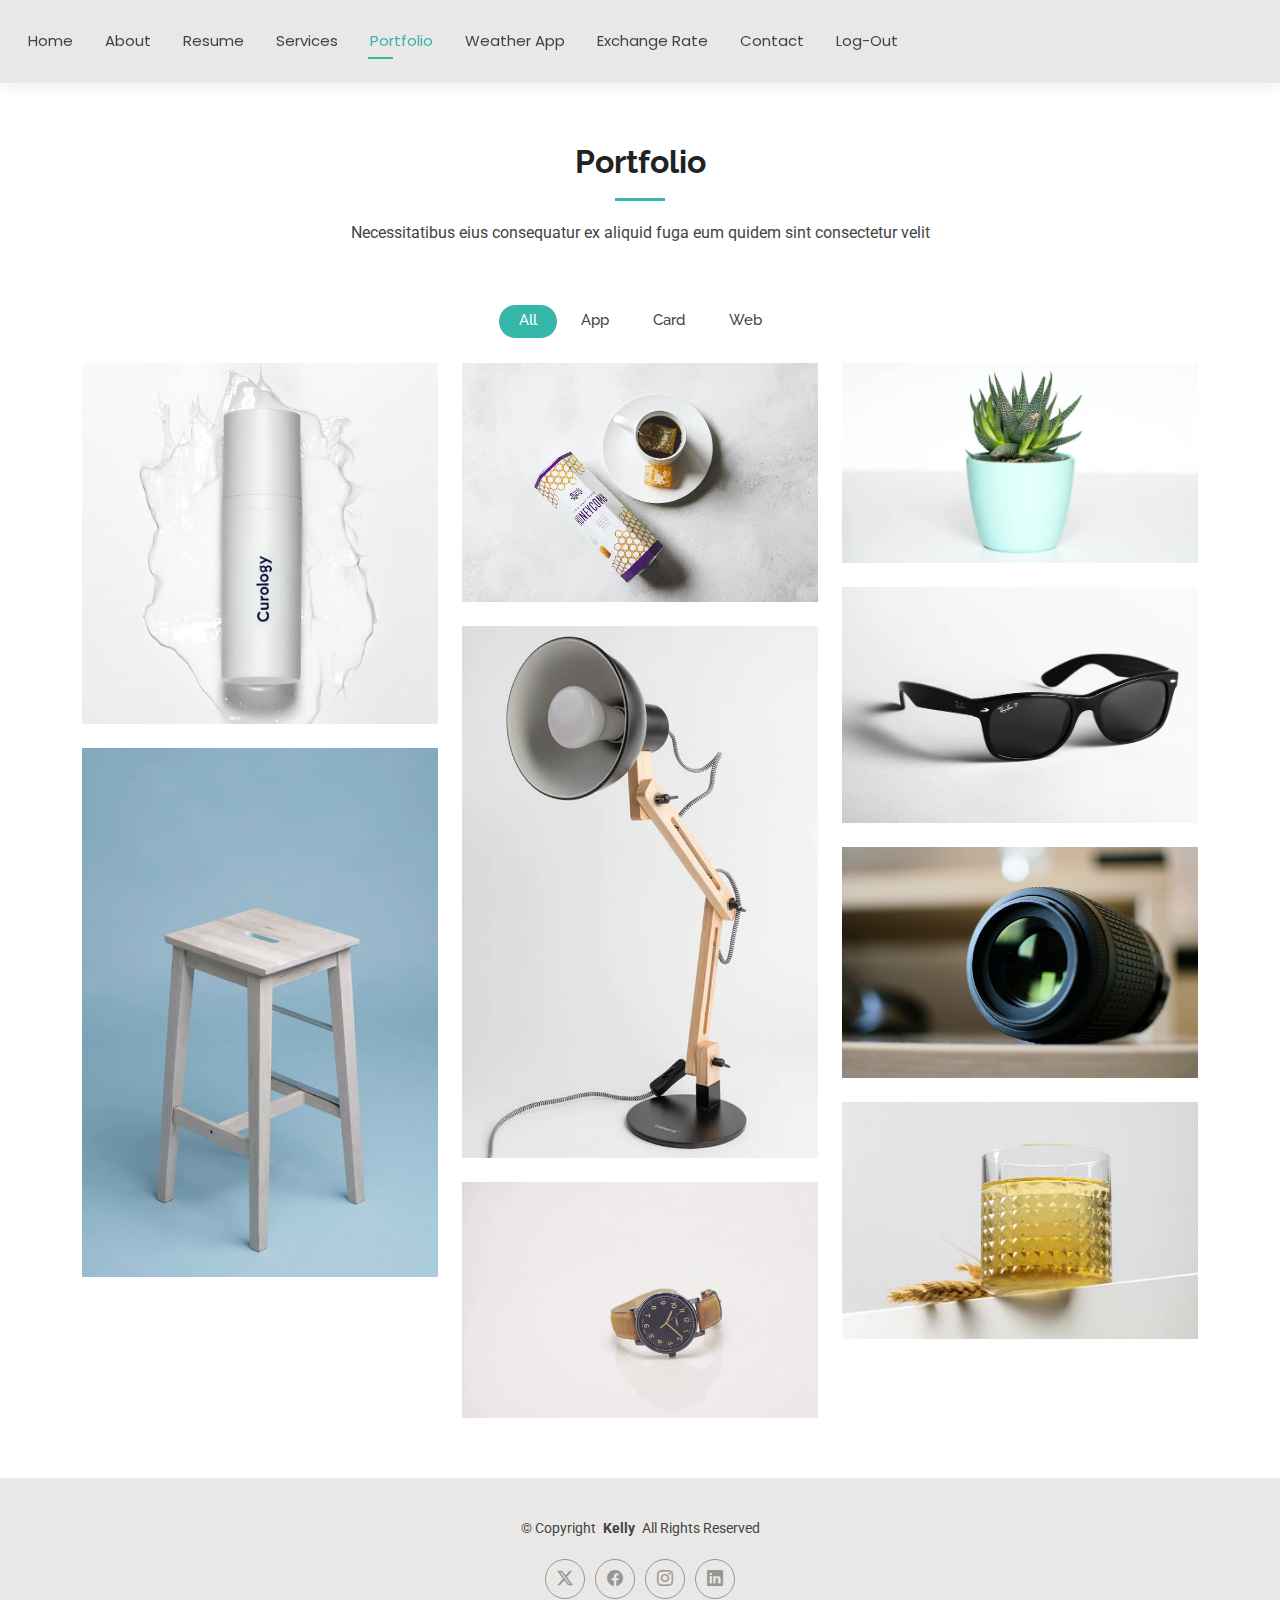
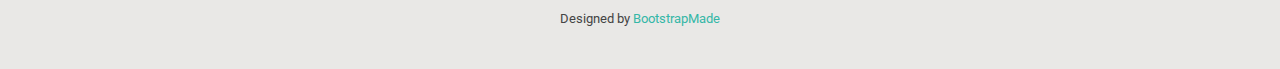
<file: Kelly/portfolio.html>
<!DOCTYPE html>
<html lang="en">

<head>
  <meta charset="utf-8">
  <meta content="width=device-width, initial-scale=1.0" name="viewport">
  <title>Portfolio - Kelly Bootstrap Template</title>
  <meta name="description" content="">
  <meta name="keywords" content="">

  <!-- Favicons -->
  <link href="assets/img/favicon.png" rel="icon">
  <link href="assets/img/apple-touch-icon.png" rel="apple-touch-icon">

  <!-- Fonts -->
  <link href="https://fonts.googleapis.com" rel="preconnect">
  <link href="https://fonts.gstatic.com" rel="preconnect" crossorigin>
  <link href="https://fonts.googleapis.com/css2?family=Roboto:ital,wght@0,100;0,300;0,400;0,500;0,700;0,900;1,100;1,300;1,400;1,500;1,700;1,900&family=Poppins:ital,wght@0,100;0,200;0,300;0,400;0,500;0,600;0,700;0,800;0,900;1,100;1,200;1,300;1,400;1,500;1,600;1,700;1,800;1,900&family=Raleway:ital,wght@0,100;0,200;0,300;0,400;0,500;0,600;0,700;0,800;0,900;1,100;1,200;1,300;1,400;1,500;1,600;1,700;1,800;1,900&display=swap" rel="stylesheet">

  <!-- Vendor CSS Files -->
  <link href="assets/vendor/bootstrap/css/bootstrap.min.css" rel="stylesheet">
  <link href="assets/vendor/bootstrap-icons/bootstrap-icons.css" rel="stylesheet">
  <link href="assets/vendor/aos/aos.css" rel="stylesheet">
  <link href="assets/vendor/swiper/swiper-bundle.min.css" rel="stylesheet">
  <link href="assets/vendor/glightbox/css/glightbox.min.css" rel="stylesheet">

  <!-- Main CSS File -->
  <link href="assets/css/main.css" rel="stylesheet">

  <!-- =======================================================
  * Template Name: Kelly
  * Template URL: https://bootstrapmade.com/kelly-free-bootstrap-cv-resume-html-template/
  * Updated: Aug 07 2024 with Bootstrap v5.3.3
  * Author: BootstrapMade.com
  * License: https://bootstrapmade.com/license/
  ======================================================== -->
</head>

<body class="portfolio-page">

  <header id="header" class="header d-flex align-items-center light-background sticky-top">
    <div class="container-fluid position-relative d-flex align-items-center justify-content-between">



      <nav id="navmenu" class="navmenu">
        <ul>
          <li><a href="index.html">Home</a></li>
          <li><a href="about.html">About</a></li>
          <li><a href="resume.html">Resume</a></li>
          <li><a href="services.html">Services</a></li>
          <li><a href="portfolio.html" class="active">Portfolio</a></li>
          <li><a href="../pages/WeatherApp.html">Weather App</a></li>
          <li><a href="../pages/ExchangeRate.html">Exchange Rate</a></li>
          <li><a href="contact.html">Contact</a></li>
          <li><a href="../pages/login.html">Log-Out</a></li>
        </ul>
        <i class="mobile-nav-toggle d-xl-none bi bi-list"></i>
      </nav>



    </div>
  </header>

  <main class="main">

    <!-- Portfolio Section -->
    <section id="portfolio" class="portfolio section">

      <!-- Section Title -->
      <div class="container section-title" data-aos="fade-up">
        <h2>Portfolio</h2>
        <p>Necessitatibus eius consequatur ex aliquid fuga eum quidem sint consectetur velit</p>
      </div><!-- End Section Title -->

      <div class="container">

        <div class="isotope-layout" data-default-filter="*" data-layout="masonry" data-sort="original-order">

          <ul class="portfolio-filters isotope-filters" data-aos="fade-up" data-aos-delay="100">
            <li data-filter="*" class="filter-active">All</li>
            <li data-filter=".filter-app">App</li>
            <li data-filter=".filter-product">Card</li>
            <li data-filter=".filter-branding">Web</li>
          </ul><!-- End Portfolio Filters -->

          <div class="row gy-4 isotope-container" data-aos="fade-up" data-aos-delay="200">

            <div class="col-lg-4 col-md-6 portfolio-item isotope-item filter-app">
              <img src="assets/img/masonry-portfolio/masonry-portfolio-1.jpg" class="img-fluid" alt="">
              <div class="portfolio-info">
                <h4>App 1</h4>
                <p>Lorem ipsum, dolor sit</p>
                <a href="assets/img/masonry-portfolio/masonry-portfolio-1.jpg" title="App 1" data-gallery="portfolio-gallery-app" class="glightbox preview-link"><i class="bi bi-zoom-in"></i></a>
                <a href="portfolio-details.html" title="More Details" class="details-link"><i class="bi bi-link-45deg"></i></a>
              </div>
            </div><!-- End Portfolio Item -->

            <div class="col-lg-4 col-md-6 portfolio-item isotope-item filter-product">
              <img src="assets/img/masonry-portfolio/masonry-portfolio-2.jpg" class="img-fluid" alt="">
              <div class="portfolio-info">
                <h4>Product 1</h4>
                <p>Lorem ipsum, dolor sit</p>
                <a href="assets/img/masonry-portfolio/masonry-portfolio-2.jpg" title="Product 1" data-gallery="portfolio-gallery-product" class="glightbox preview-link"><i class="bi bi-zoom-in"></i></a>
                <a href="portfolio-details.html" title="More Details" class="details-link"><i class="bi bi-link-45deg"></i></a>
              </div>
            </div><!-- End Portfolio Item -->

            <div class="col-lg-4 col-md-6 portfolio-item isotope-item filter-branding">
              <img src="assets/img/masonry-portfolio/masonry-portfolio-3.jpg" class="img-fluid" alt="">
              <div class="portfolio-info">
                <h4>Branding 1</h4>
                <p>Lorem ipsum, dolor sit</p>
                <a href="assets/img/masonry-portfolio/masonry-portfolio-3.jpg" title="Branding 1" data-gallery="portfolio-gallery-branding" class="glightbox preview-link"><i class="bi bi-zoom-in"></i></a>
                <a href="portfolio-details.html" title="More Details" class="details-link"><i class="bi bi-link-45deg"></i></a>
              </div>
            </div><!-- End Portfolio Item -->

            <div class="col-lg-4 col-md-6 portfolio-item isotope-item filter-app">
              <img src="assets/img/masonry-portfolio/masonry-portfolio-4.jpg" class="img-fluid" alt="">
              <div class="portfolio-info">
                <h4>App 2</h4>
                <p>Lorem ipsum, dolor sit</p>
                <a href="assets/img/masonry-portfolio/masonry-portfolio-4.jpg" title="App 2" data-gallery="portfolio-gallery-app" class="glightbox preview-link"><i class="bi bi-zoom-in"></i></a>
                <a href="portfolio-details.html" title="More Details" class="details-link"><i class="bi bi-link-45deg"></i></a>
              </div>
            </div><!-- End Portfolio Item -->

            <div class="col-lg-4 col-md-6 portfolio-item isotope-item filter-product">
              <img src="assets/img/masonry-portfolio/masonry-portfolio-5.jpg" class="img-fluid" alt="">
              <div class="portfolio-info">
                <h4>Product 2</h4>
                <p>Lorem ipsum, dolor sit</p>
                <a href="assets/img/masonry-portfolio/masonry-portfolio-5.jpg" title="Product 2" data-gallery="portfolio-gallery-product" class="glightbox preview-link"><i class="bi bi-zoom-in"></i></a>
                <a href="portfolio-details.html" title="More Details" class="details-link"><i class="bi bi-link-45deg"></i></a>
              </div>
            </div><!-- End Portfolio Item -->

            <div class="col-lg-4 col-md-6 portfolio-item isotope-item filter-branding">
              <img src="assets/img/masonry-portfolio/masonry-portfolio-6.jpg" class="img-fluid" alt="">
              <div class="portfolio-info">
                <h4>Branding 2</h4>
                <p>Lorem ipsum, dolor sit</p>
                <a href="assets/img/masonry-portfolio/masonry-portfolio-6.jpg" title="Branding 2" data-gallery="portfolio-gallery-branding" class="glightbox preview-link"><i class="bi bi-zoom-in"></i></a>
                <a href="portfolio-details.html" title="More Details" class="details-link"><i class="bi bi-link-45deg"></i></a>
              </div>
            </div><!-- End Portfolio Item -->

            <div class="col-lg-4 col-md-6 portfolio-item isotope-item filter-app">
              <img src="assets/img/masonry-portfolio/masonry-portfolio-7.jpg" class="img-fluid" alt="">
              <div class="portfolio-info">
                <h4>App 3</h4>
                <p>Lorem ipsum, dolor sit</p>
                <a href="assets/img/masonry-portfolio/masonry-portfolio-7.jpg" title="App 3" data-gallery="portfolio-gallery-app" class="glightbox preview-link"><i class="bi bi-zoom-in"></i></a>
                <a href="portfolio-details.html" title="More Details" class="details-link"><i class="bi bi-link-45deg"></i></a>
              </div>
            </div><!-- End Portfolio Item -->

            <div class="col-lg-4 col-md-6 portfolio-item isotope-item filter-product">
              <img src="assets/img/masonry-portfolio/masonry-portfolio-8.jpg" class="img-fluid" alt="">
              <div class="portfolio-info">
                <h4>Product 3</h4>
                <p>Lorem ipsum, dolor sit</p>
                <a href="assets/img/masonry-portfolio/masonry-portfolio-8.jpg" title="Product 3" data-gallery="portfolio-gallery-product" class="glightbox preview-link"><i class="bi bi-zoom-in"></i></a>
                <a href="portfolio-details.html" title="More Details" class="details-link"><i class="bi bi-link-45deg"></i></a>
              </div>
            </div><!-- End Portfolio Item -->

            <div class="col-lg-4 col-md-6 portfolio-item isotope-item filter-branding">
              <img src="assets/img/masonry-portfolio/masonry-portfolio-9.jpg" class="img-fluid" alt="">
              <div class="portfolio-info">
                <h4>Branding 3</h4>
                <p>Lorem ipsum, dolor sit</p>
                <a href="assets/img/masonry-portfolio/masonry-portfolio-9.jpg" title="Branding 2" data-gallery="portfolio-gallery-branding" class="glightbox preview-link"><i class="bi bi-zoom-in"></i></a>
                <a href="portfolio-details.html" title="More Details" class="details-link"><i class="bi bi-link-45deg"></i></a>
              </div>
            </div><!-- End Portfolio Item -->

          </div><!-- End Portfolio Container -->

        </div>

      </div>

    </section><!-- /Portfolio Section -->

  </main>

  <footer id="footer" class="footer light-background">

    <div class="container">
      <div class="copyright text-center ">
        <p>© <span>Copyright</span> <strong class="px-1 sitename">Kelly</strong> <span>All Rights Reserved<br></span></p>
      </div>
      <div class="social-links d-flex justify-content-center">
        <a href=""><i class="bi bi-twitter-x"></i></a>
        <a href=""><i class="bi bi-facebook"></i></a>
        <a href=""><i class="bi bi-instagram"></i></a>
        <a href=""><i class="bi bi-linkedin"></i></a>
      </div>
      <div class="credits">
        <!-- All the links in the footer should remain intact. -->
        <!-- You can delete the links only if you've purchased the pro version. -->
        <!-- Licensing information: https://bootstrapmade.com/license/ -->
        <!-- Purchase the pro version with working PHP/AJAX contact form: [buy-url] -->
        Designed by <a href="https://bootstrapmade.com/">BootstrapMade</a>
      </div>
    </div>

  </footer>

  <!-- Scroll Top -->
  <a href="#" id="scroll-top" class="scroll-top d-flex align-items-center justify-content-center"><i class="bi bi-arrow-up-short"></i></a>

  <!-- Preloader -->
  <div id="preloader"></div>

  <!-- Vendor JS Files -->
  <script src="assets/vendor/bootstrap/js/bootstrap.bundle.min.js"></script>
  <script src="assets/vendor/php-email-form/validate.js"></script>
  <script src="assets/vendor/aos/aos.js"></script>
  <script src="assets/vendor/waypoints/noframework.waypoints.js"></script>
  <script src="assets/vendor/purecounter/purecounter_vanilla.js"></script>
  <script src="assets/vendor/swiper/swiper-bundle.min.js"></script>
  <script src="assets/vendor/glightbox/js/glightbox.min.js"></script>
  <script src="assets/vendor/imagesloaded/imagesloaded.pkgd.min.js"></script>
  <script src="assets/vendor/isotope-layout/isotope.pkgd.min.js"></script>

  <!-- Main JS File -->
  <script src="assets/js/main.js"></script>

</body>

</html>
</file>
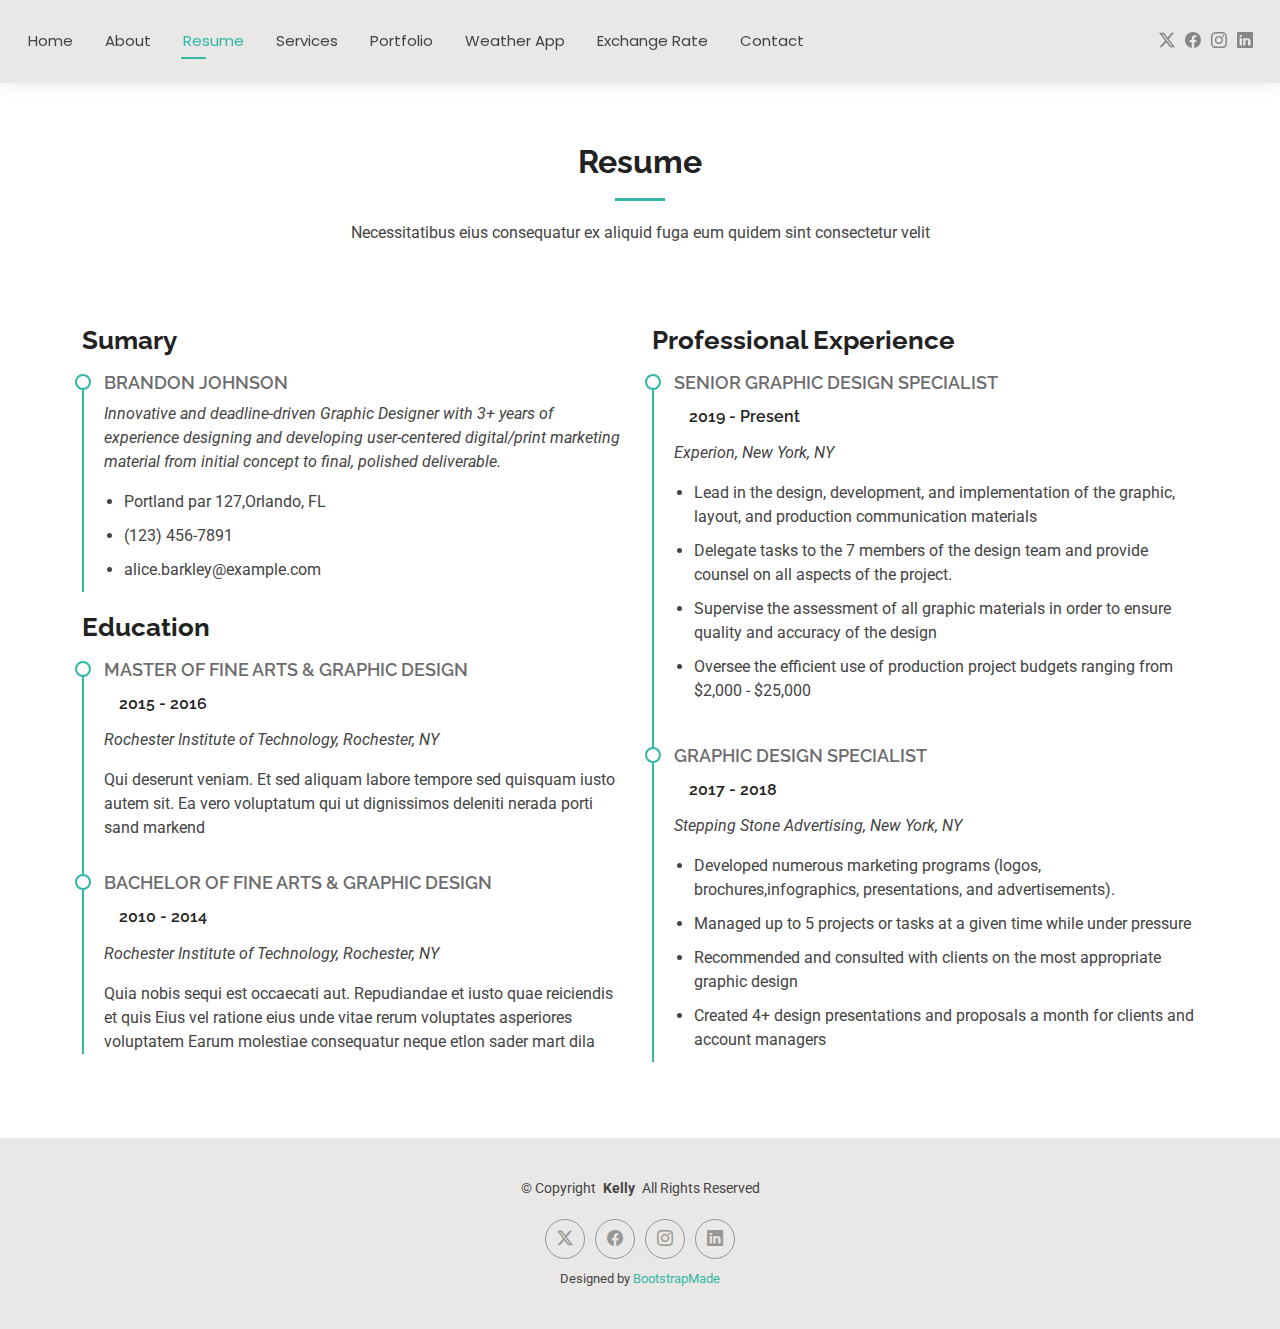
<file: Kelly/resume.html>
<!DOCTYPE html>
<html lang="en">

<head>
  <meta charset="utf-8">
  <meta content="width=device-width, initial-scale=1.0" name="viewport">
  <title>Resume - Kelly Bootstrap Template</title>
  <meta name="description" content="">
  <meta name="keywords" content="">

  <!-- Favicons -->
  <link href="assets/img/favicon.png" rel="icon">
  <link href="assets/img/apple-touch-icon.png" rel="apple-touch-icon">

  <!-- Fonts -->
  <link href="https://fonts.googleapis.com" rel="preconnect">
  <link href="https://fonts.gstatic.com" rel="preconnect" crossorigin>
  <link href="https://fonts.googleapis.com/css2?family=Roboto:ital,wght@0,100;0,300;0,400;0,500;0,700;0,900;1,100;1,300;1,400;1,500;1,700;1,900&family=Poppins:ital,wght@0,100;0,200;0,300;0,400;0,500;0,600;0,700;0,800;0,900;1,100;1,200;1,300;1,400;1,500;1,600;1,700;1,800;1,900&family=Raleway:ital,wght@0,100;0,200;0,300;0,400;0,500;0,600;0,700;0,800;0,900;1,100;1,200;1,300;1,400;1,500;1,600;1,700;1,800;1,900&display=swap" rel="stylesheet">

  <!-- Vendor CSS Files -->
  <link href="assets/vendor/bootstrap/css/bootstrap.min.css" rel="stylesheet">
  <link href="assets/vendor/bootstrap-icons/bootstrap-icons.css" rel="stylesheet">
  <link href="assets/vendor/aos/aos.css" rel="stylesheet">
  <link href="assets/vendor/swiper/swiper-bundle.min.css" rel="stylesheet">
  <link href="assets/vendor/glightbox/css/glightbox.min.css" rel="stylesheet">

  <!-- Main CSS File -->
  <link href="assets/css/main.css" rel="stylesheet">

  <!-- =======================================================
  * Template Name: Kelly
  * Template URL: https://bootstrapmade.com/kelly-free-bootstrap-cv-resume-html-template/
  * Updated: Aug 07 2024 with Bootstrap v5.3.3
  * Author: BootstrapMade.com
  * License: https://bootstrapmade.com/license/
  ======================================================== -->
</head>

<body class="resume-page">

  <header id="header" class="header d-flex align-items-center light-background sticky-top">
    <div class="container-fluid position-relative d-flex align-items-center justify-content-between">



      <nav id="navmenu" class="navmenu">
        <ul>
          <li><a href="index.html">Home</a></li>
          <li><a href="about.html">About</a></li>
          <li><a href="resume.html" class="active">Resume</a></li>
          <li><a href="services.html">Services</a></li>
          <li><a href="portfolio.html">Portfolio</a></li>
          <li><a href="../WeatherApp.html">Weather App</a></li>
          <li><a href="../ExchangeRate.html">Exchange Rate</a></li>
          <li><a href="contact.html">Contact</a></li>
        </ul>
        <i class="mobile-nav-toggle d-xl-none bi bi-list"></i>
      </nav>

      <div class="header-social-links">
        <a href="#" class="twitter"><i class="bi bi-twitter-x"></i></a>
        <a href="#" class="facebook"><i class="bi bi-facebook"></i></a>
        <a href="#" class="instagram"><i class="bi bi-instagram"></i></a>
        <a href="#" class="linkedin"><i class="bi bi-linkedin"></i></a>
      </div>

    </div>
  </header>

  <main class="main">

    <!-- Resume Section -->
    <section id="resume" class="resume section">

      <!-- Section Title -->
      <div class="container section-title" data-aos="fade-up">
        <h2>Resume</h2>
        <p>Necessitatibus eius consequatur ex aliquid fuga eum quidem sint consectetur velit</p>
      </div><!-- End Section Title -->

      <div class="container">

        <div class="row">

          <div class="col-lg-6" data-aos="fade-up" data-aos-delay="100">
            <h3 class="resume-title">Sumary</h3>

            <div class="resume-item pb-0">
              <h4>Brandon Johnson</h4>
              <p><em>Innovative and deadline-driven Graphic Designer with 3+ years of experience designing and developing user-centered digital/print marketing material from initial concept to final, polished deliverable.</em></p>
              <ul>
                <li>Portland par 127,Orlando, FL</li>
                <li>(123) 456-7891</li>
                <li>alice.barkley@example.com</li>
              </ul>
            </div><!-- Edn Resume Item -->

            <h3 class="resume-title">Education</h3>
            <div class="resume-item">
              <h4>Master of Fine Arts &amp; Graphic Design</h4>
              <h5>2015 - 2016</h5>
              <p><em>Rochester Institute of Technology, Rochester, NY</em></p>
              <p>Qui deserunt veniam. Et sed aliquam labore tempore sed quisquam iusto autem sit. Ea vero voluptatum qui ut dignissimos deleniti nerada porti sand markend</p>
            </div><!-- Edn Resume Item -->

            <div class="resume-item">
              <h4>Bachelor of Fine Arts &amp; Graphic Design</h4>
              <h5>2010 - 2014</h5>
              <p><em>Rochester Institute of Technology, Rochester, NY</em></p>
              <p>Quia nobis sequi est occaecati aut. Repudiandae et iusto quae reiciendis et quis Eius vel ratione eius unde vitae rerum voluptates asperiores voluptatem Earum molestiae consequatur neque etlon sader mart dila</p>
            </div><!-- Edn Resume Item -->

          </div>

          <div class="col-lg-6" data-aos="fade-up" data-aos-delay="200">
            <h3 class="resume-title">Professional Experience</h3>
            <div class="resume-item">
              <h4>Senior graphic design specialist</h4>
              <h5>2019 - Present</h5>
              <p><em>Experion, New York, NY </em></p>
              <ul>
                <li>Lead in the design, development, and implementation of the graphic, layout, and production communication materials</li>
                <li>Delegate tasks to the 7 members of the design team and provide counsel on all aspects of the project. </li>
                <li>Supervise the assessment of all graphic materials in order to ensure quality and accuracy of the design</li>
                <li>Oversee the efficient use of production project budgets ranging from $2,000 - $25,000</li>
              </ul>
            </div><!-- Edn Resume Item -->

            <div class="resume-item">
              <h4>Graphic design specialist</h4>
              <h5>2017 - 2018</h5>
              <p><em>Stepping Stone Advertising, New York, NY</em></p>
              <ul>
                <li>Developed numerous marketing programs (logos, brochures,infographics, presentations, and advertisements).</li>
                <li>Managed up to 5 projects or tasks at a given time while under pressure</li>
                <li>Recommended and consulted with clients on the most appropriate graphic design</li>
                <li>Created 4+ design presentations and proposals a month for clients and account managers</li>
              </ul>
            </div><!-- Edn Resume Item -->

          </div>

        </div>

      </div>

    </section><!-- /Resume Section -->

  </main>

  <footer id="footer" class="footer light-background">

    <div class="container">
      <div class="copyright text-center ">
        <p>© <span>Copyright</span> <strong class="px-1 sitename">Kelly</strong> <span>All Rights Reserved<br></span></p>
      </div>
      <div class="social-links d-flex justify-content-center">
        <a href=""><i class="bi bi-twitter-x"></i></a>
        <a href=""><i class="bi bi-facebook"></i></a>
        <a href=""><i class="bi bi-instagram"></i></a>
        <a href=""><i class="bi bi-linkedin"></i></a>
      </div>
      <div class="credits">
        <!-- All the links in the footer should remain intact. -->
        <!-- You can delete the links only if you've purchased the pro version. -->
        <!-- Licensing information: https://bootstrapmade.com/license/ -->
        <!-- Purchase the pro version with working PHP/AJAX contact form: [buy-url] -->
        Designed by <a href="https://bootstrapmade.com/">BootstrapMade</a>
      </div>
    </div>

  </footer>

  <!-- Scroll Top -->
  <a href="#" id="scroll-top" class="scroll-top d-flex align-items-center justify-content-center"><i class="bi bi-arrow-up-short"></i></a>

  <!-- Preloader -->
  <div id="preloader"></div>

  <!-- Vendor JS Files -->
  <script src="assets/vendor/bootstrap/js/bootstrap.bundle.min.js"></script>
  <script src="assets/vendor/php-email-form/validate.js"></script>
  <script src="assets/vendor/aos/aos.js"></script>
  <script src="assets/vendor/waypoints/noframework.waypoints.js"></script>
  <script src="assets/vendor/purecounter/purecounter_vanilla.js"></script>
  <script src="assets/vendor/swiper/swiper-bundle.min.js"></script>
  <script src="assets/vendor/glightbox/js/glightbox.min.js"></script>
  <script src="assets/vendor/imagesloaded/imagesloaded.pkgd.min.js"></script>
  <script src="assets/vendor/isotope-layout/isotope.pkgd.min.js"></script>

  <!-- Main JS File -->
  <script src="assets/js/main.js"></script>

</body>

</html>
</file>
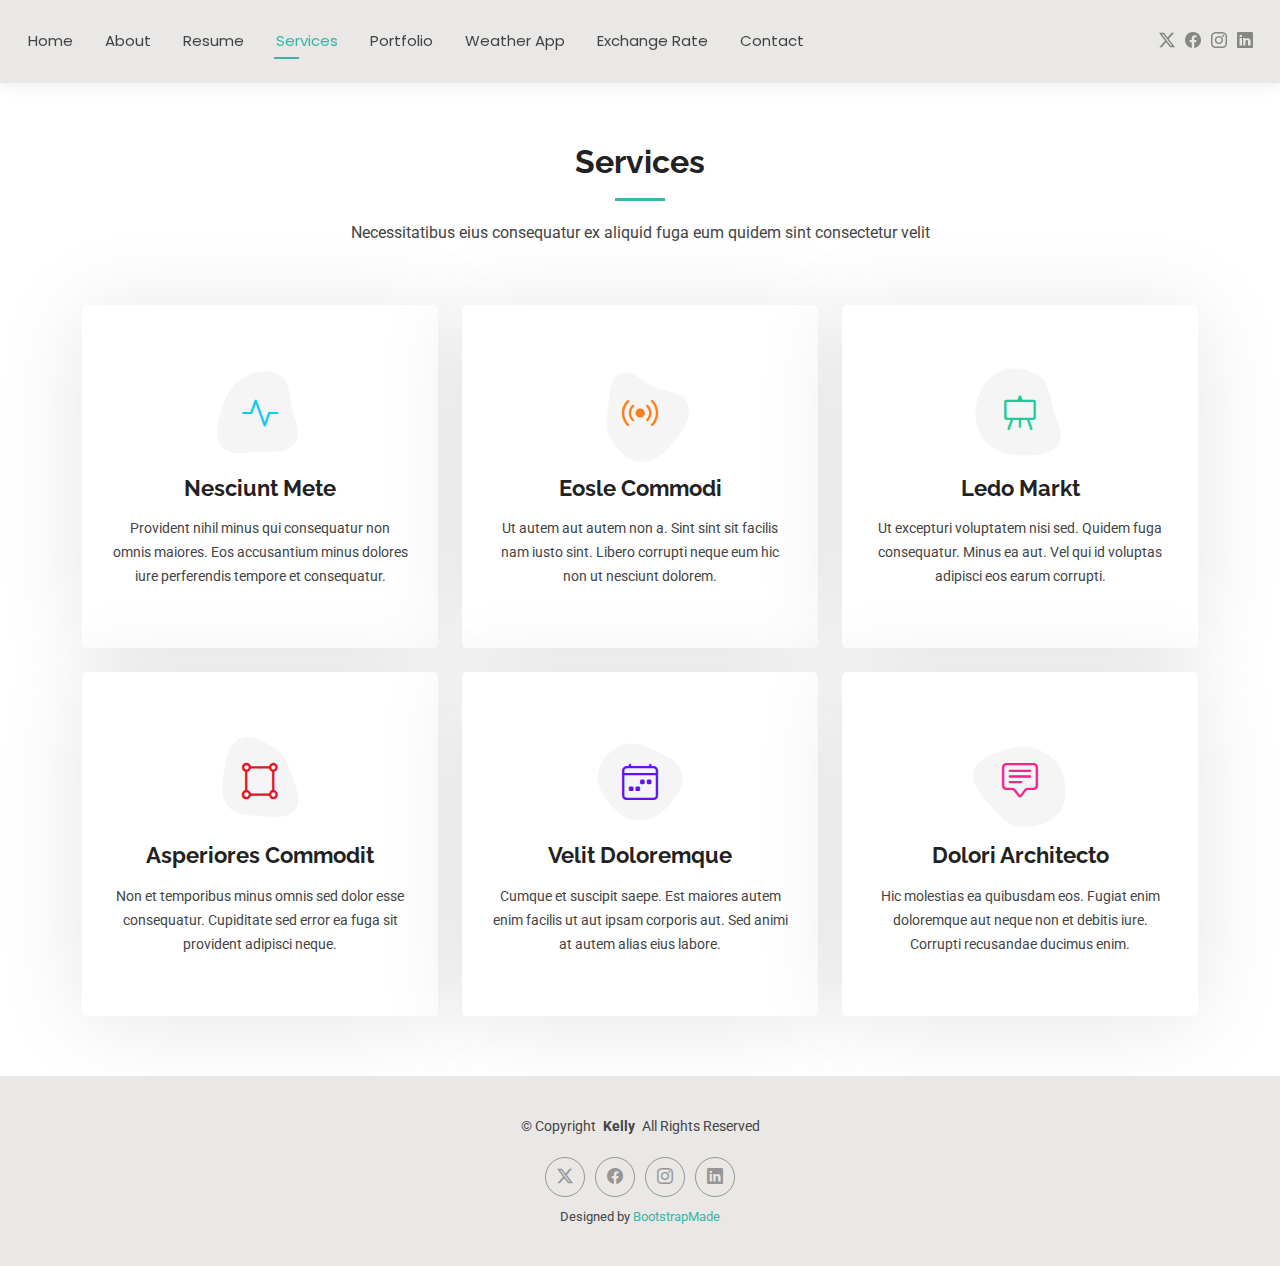
<file: Kelly/services.html>
<!DOCTYPE html>
<html lang="en">

<head>
  <meta charset="utf-8">
  <meta content="width=device-width, initial-scale=1.0" name="viewport">
  <title>Services - Kelly Bootstrap Template</title>
  <meta name="description" content="">
  <meta name="keywords" content="">

  <!-- Favicons -->
  <link href="assets/img/favicon.png" rel="icon">
  <link href="assets/img/apple-touch-icon.png" rel="apple-touch-icon">

  <!-- Fonts -->
  <link href="https://fonts.googleapis.com" rel="preconnect">
  <link href="https://fonts.gstatic.com" rel="preconnect" crossorigin>
  <link href="https://fonts.googleapis.com/css2?family=Roboto:ital,wght@0,100;0,300;0,400;0,500;0,700;0,900;1,100;1,300;1,400;1,500;1,700;1,900&family=Poppins:ital,wght@0,100;0,200;0,300;0,400;0,500;0,600;0,700;0,800;0,900;1,100;1,200;1,300;1,400;1,500;1,600;1,700;1,800;1,900&family=Raleway:ital,wght@0,100;0,200;0,300;0,400;0,500;0,600;0,700;0,800;0,900;1,100;1,200;1,300;1,400;1,500;1,600;1,700;1,800;1,900&display=swap" rel="stylesheet">

  <!-- Vendor CSS Files -->
  <link href="assets/vendor/bootstrap/css/bootstrap.min.css" rel="stylesheet">
  <link href="assets/vendor/bootstrap-icons/bootstrap-icons.css" rel="stylesheet">
  <link href="assets/vendor/aos/aos.css" rel="stylesheet">
  <link href="assets/vendor/swiper/swiper-bundle.min.css" rel="stylesheet">
  <link href="assets/vendor/glightbox/css/glightbox.min.css" rel="stylesheet">

  <!-- Main CSS File -->
  <link href="assets/css/main.css" rel="stylesheet">

  <!-- =======================================================
  * Template Name: Kelly
  * Template URL: https://bootstrapmade.com/kelly-free-bootstrap-cv-resume-html-template/
  * Updated: Aug 07 2024 with Bootstrap v5.3.3
  * Author: BootstrapMade.com
  * License: https://bootstrapmade.com/license/
  ======================================================== -->
</head>

<body class="services-page">

  <header id="header" class="header d-flex align-items-center light-background sticky-top">
    <div class="container-fluid position-relative d-flex align-items-center justify-content-between">


      <nav id="navmenu" class="navmenu">
        <ul>
          <li><a href="index.html">Home</a></li>
          <li><a href="about.html">About</a></li>
          <li><a href="resume.html">Resume</a></li>
          <li><a href="services.html" class="active">Services</a></li>
          <li><a href="portfolio.html">Portfolio</a></li>
          <li><a href="../WeatherApp.html">Weather App</a></li>
          <li><a href="../ExchangeRate.html">Exchange Rate</a></li>
          <li><a href="contact.html">Contact</a></li>
        </ul>
        <i class="mobile-nav-toggle d-xl-none bi bi-list"></i>
      </nav>

      <div class="header-social-links">
        <a href="#" class="twitter"><i class="bi bi-twitter-x"></i></a>
        <a href="#" class="facebook"><i class="bi bi-facebook"></i></a>
        <a href="#" class="instagram"><i class="bi bi-instagram"></i></a>
        <a href="#" class="linkedin"><i class="bi bi-linkedin"></i></a>
      </div>

    </div>
  </header>

  <main class="main">

    <!-- Services Section -->
    <section id="services" class="services section">

      <!-- Section Title -->
      <div class="container section-title" data-aos="fade-up">
        <h2>Services</h2>
        <p>Necessitatibus eius consequatur ex aliquid fuga eum quidem sint consectetur velit</p>
      </div><!-- End Section Title -->

      <div class="container">

        <div class="row gy-4">

          <div class="col-lg-4 col-md-6" data-aos="fade-up" data-aos-delay="100">
            <div class="service-item item-cyan position-relative">
              <div class="icon">
                <svg width="100" height="100" viewBox="0 0 600 600" xmlns="http://www.w3.org/2000/svg">
                  <path stroke="none" stroke-width="0" fill="#f5f5f5" d="M300,521.0016835830174C376.1290562159157,517.8887921683347,466.0731472004068,529.7835943286574,510.70327084640275,468.03025145048787C554.3714126377745,407.6079735673963,508.03601936045806,328.9844924480964,491.2728898941984,256.3432110539036C474.5976632858925,184.082847569629,479.9380746630129,96.60480741107993,416.23090153303,58.64404602377083C348.86323505073057,18.502131276798302,261.93793281208167,40.57373210992963,193.5410806939664,78.93577620505333C130.42746243093433,114.334589627462,98.30271207620316,179.96522072025542,76.75703585869454,249.04625023123273C51.97151888228291,328.5150500222984,13.704378332031375,421.85034740162234,66.52175969318436,486.19268352777647C119.04800174914682,550.1803526380478,217.28368757567262,524.383925680826,300,521.0016835830174"></path>
                </svg>
                <i class="bi bi-activity"></i>
              </div>
              <a href="#" class="stretched-link">
                <h3>Nesciunt Mete</h3>
              </a>
              <p>Provident nihil minus qui consequatur non omnis maiores. Eos accusantium minus dolores iure perferendis tempore et consequatur.</p>
            </div>
          </div><!-- End Service Item -->

          <div class="col-lg-4 col-md-6" data-aos="fade-up" data-aos-delay="200">
            <div class="service-item item-orange position-relative">
              <div class="icon">
                <svg width="100" height="100" viewBox="0 0 600 600" xmlns="http://www.w3.org/2000/svg">
                  <path stroke="none" stroke-width="0" fill="#f5f5f5" d="M300,582.0697525312426C382.5290701553225,586.8405444964366,449.9789794690241,525.3245884688669,502.5850820975895,461.55621195738473C556.606425686781,396.0723002908107,615.8543463187945,314.28637112970534,586.6730223649479,234.56875336149918C558.9533121215079,158.8439757836574,454.9685369536778,164.00468322053177,381.49747125262974,130.76875717737553C312.15926192815925,99.40240125094834,248.97055460311594,18.661163978235184,179.8680185752513,50.54337015887873C110.5421016452524,82.52863877960104,119.82277516462835,180.83849132639028,109.12597500060166,256.43424936330496C100.08760227029461,320.3096726198365,92.17705696193138,384.0621239912766,124.79988738764834,439.7174275375508C164.83382741302287,508.01625554203684,220.96474134820875,577.5009287672846,300,582.0697525312426"></path>
                </svg>
                <i class="bi bi-broadcast"></i>
              </div>
              <a href="#" class="stretched-link">
                <h3>Eosle Commodi</h3>
              </a>
              <p>Ut autem aut autem non a. Sint sint sit facilis nam iusto sint. Libero corrupti neque eum hic non ut nesciunt dolorem.</p>
            </div>
          </div><!-- End Service Item -->

          <div class="col-lg-4 col-md-6" data-aos="fade-up" data-aos-delay="300">
            <div class="service-item item-teal position-relative">
              <div class="icon">
                <svg width="100" height="100" viewBox="0 0 600 600" xmlns="http://www.w3.org/2000/svg">
                  <path stroke="none" stroke-width="0" fill="#f5f5f5" d="M300,541.5067337569781C382.14930387511276,545.0595476570109,479.8736841581634,548.3450877840088,526.4010558755058,480.5488172755941C571.5218469581645,414.80211281144784,517.5187510058486,332.0715597781072,496.52539010469104,255.14436215662573C477.37192572678356,184.95920475031193,473.57363656557914,105.61284051026155,413.0603344069578,65.22779650032875C343.27470386102294,18.654635553484475,251.2091493199835,5.337323636656869,175.0934190732945,40.62881213300186C97.87086631185822,76.43348514350839,51.98124368387456,156.15599469081315,36.44837278890362,239.84606092416172C21.716077023791087,319.22268207091537,43.775223500013084,401.1760424656574,96.891909868211,461.97329694683043C147.22146801428983,519.5804099606455,223.5754009179313,538.201503339737,300,541.5067337569781"></path>
                </svg>
                <i class="bi bi-easel"></i>
              </div>
              <a href="#" class="stretched-link">
                <h3>Ledo Markt</h3>
              </a>
              <p>Ut excepturi voluptatem nisi sed. Quidem fuga consequatur. Minus ea aut. Vel qui id voluptas adipisci eos earum corrupti.</p>
            </div>
          </div><!-- End Service Item -->

          <div class="col-lg-4 col-md-6" data-aos="fade-up" data-aos-delay="400">
            <div class="service-item item-red position-relative">
              <div class="icon">
                <svg width="100" height="100" viewBox="0 0 600 600" xmlns="http://www.w3.org/2000/svg">
                  <path stroke="none" stroke-width="0" fill="#f5f5f5" d="M300,503.46388370962813C374.79870501325706,506.71871716319447,464.8034551963731,527.1746412648533,510.4981551193396,467.86667711651364C555.9287308511215,408.9015244558933,512.6030010748507,327.5744911775523,490.211057578863,256.5855673507754C471.097692560561,195.9906835881958,447.69079081568157,138.11976852964426,395.19560036434837,102.3242989838813C329.3053358748298,57.3949838291264,248.02791733380457,8.279543830951368,175.87071277845988,42.242879143198664C103.41431057327972,76.34704239035025,93.79494320519305,170.9812938413882,81.28167332365135,250.07896920659033C70.17666984294237,320.27484674793965,64.84698225790005,396.69656628748305,111.28512138212992,450.4950937839243C156.20124167950087,502.5303643271138,231.32542653798444,500.4755392045468,300,503.46388370962813"></path>
                </svg>
                <i class="bi bi-bounding-box-circles"></i>
              </div>
              <a href="#" class="stretched-link">
                <h3>Asperiores Commodit</h3>
              </a>
              <p>Non et temporibus minus omnis sed dolor esse consequatur. Cupiditate sed error ea fuga sit provident adipisci neque.</p>
              <a href="#" class="stretched-link"></a>
            </div>
          </div><!-- End Service Item -->

          <div class="col-lg-4 col-md-6" data-aos="fade-up" data-aos-delay="500">
            <div class="service-item item-indigo position-relative">
              <div class="icon">
                <svg width="100" height="100" viewBox="0 0 600 600" xmlns="http://www.w3.org/2000/svg">
                  <path stroke="none" stroke-width="0" fill="#f5f5f5" d="M300,532.3542879108572C369.38199826031484,532.3153073249985,429.10787420159085,491.63046689027357,474.5244479745417,439.17860296908856C522.8885846962883,383.3225815378663,569.1668002868075,314.3205725914397,550.7432151929288,242.7694973846089C532.6665558377875,172.5657663291529,456.2379748765914,142.6223662098291,390.3689995646985,112.34683881706744C326.66090330228417,83.06452184765237,258.84405631176094,53.51806209861945,193.32584062364296,78.48882559362697C121.61183558270385,105.82097193414197,62.805066853699245,167.19869350419734,48.57481801355237,242.6138429142374C34.843463184063346,315.3850353017275,76.69343916112496,383.4422959591041,125.22947124332185,439.3748458443577C170.7312796277747,491.8107796887764,230.57421082200815,532.3932930995766,300,532.3542879108572"></path>
                </svg>
                <i class="bi bi-calendar4-week icon"></i>
              </div>
              <a href="#" class="stretched-link">
                <h3>Velit Doloremque</h3>
              </a>
              <p>Cumque et suscipit saepe. Est maiores autem enim facilis ut aut ipsam corporis aut. Sed animi at autem alias eius labore.</p>
              <a href="#" class="stretched-link"></a>
            </div>
          </div><!-- End Service Item -->

          <div class="col-lg-4 col-md-6" data-aos="fade-up" data-aos-delay="600">
            <div class="service-item item-pink position-relative">
              <div class="icon">
                <svg width="100" height="100" viewBox="0 0 600 600" xmlns="http://www.w3.org/2000/svg">
                  <path stroke="none" stroke-width="0" fill="#f5f5f5" d="M300,566.797414625762C385.7384707136149,576.1784315230908,478.7894351017131,552.8928747891023,531.9192734346935,484.94944893311C584.6109503024035,417.5663521118492,582.489472248146,322.67544863468447,553.9536738515405,242.03673114598146C529.1557734026468,171.96086150256528,465.24506316201064,127.66468636344209,395.9583748389544,100.7403814666027C334.2173773831606,76.7482773500951,269.4350130405921,84.62216499799875,207.1952322260088,107.2889140133804C132.92018162631612,134.33871894543012,41.79353780512637,160.00259165414826,22.644507872594943,236.69541883565114C3.319112789854554,314.0945973066697,72.72355303640163,379.243833228382,124.04198916343866,440.3218312028393C172.9286146004772,498.5055451809895,224.45579914871206,558.5317968840102,300,566.797414625762"></path>
                </svg>
                <i class="bi bi-chat-square-text"></i>
              </div>
              <a href="#" class="stretched-link">
                <h3>Dolori Architecto</h3>
              </a>
              <p>Hic molestias ea quibusdam eos. Fugiat enim doloremque aut neque non et debitis iure. Corrupti recusandae ducimus enim.</p>
              <a href="#" class="stretched-link"></a>
            </div>
          </div><!-- End Service Item -->

        </div>

      </div>

    </section><!-- /Services Section -->

  </main>

  <footer id="footer" class="footer light-background">

    <div class="container">
      <div class="copyright text-center ">
        <p>© <span>Copyright</span> <strong class="px-1 sitename">Kelly</strong> <span>All Rights Reserved<br></span></p>
      </div>
      <div class="social-links d-flex justify-content-center">
        <a href=""><i class="bi bi-twitter-x"></i></a>
        <a href=""><i class="bi bi-facebook"></i></a>
        <a href=""><i class="bi bi-instagram"></i></a>
        <a href=""><i class="bi bi-linkedin"></i></a>
      </div>
      <div class="credits">
        <!-- All the links in the footer should remain intact. -->
        <!-- You can delete the links only if you've purchased the pro version. -->
        <!-- Licensing information: https://bootstrapmade.com/license/ -->
        <!-- Purchase the pro version with working PHP/AJAX contact form: [buy-url] -->
        Designed by <a href="https://bootstrapmade.com/">BootstrapMade</a>
      </div>
    </div>

  </footer>

  <!-- Scroll Top -->
  <a href="#" id="scroll-top" class="scroll-top d-flex align-items-center justify-content-center"><i class="bi bi-arrow-up-short"></i></a>

  <!-- Preloader -->
  <div id="preloader"></div>

  <!-- Vendor JS Files -->
  <script src="assets/vendor/bootstrap/js/bootstrap.bundle.min.js"></script>
  <script src="assets/vendor/php-email-form/validate.js"></script>
  <script src="assets/vendor/aos/aos.js"></script>
  <script src="assets/vendor/waypoints/noframework.waypoints.js"></script>
  <script src="assets/vendor/purecounter/purecounter_vanilla.js"></script>
  <script src="assets/vendor/swiper/swiper-bundle.min.js"></script>
  <script src="assets/vendor/glightbox/js/glightbox.min.js"></script>
  <script src="assets/vendor/imagesloaded/imagesloaded.pkgd.min.js"></script>
  <script src="assets/vendor/isotope-layout/isotope.pkgd.min.js"></script>

  <!-- Main JS File -->
  <script src="assets/js/main.js"></script>

</body>

</html>
</file>
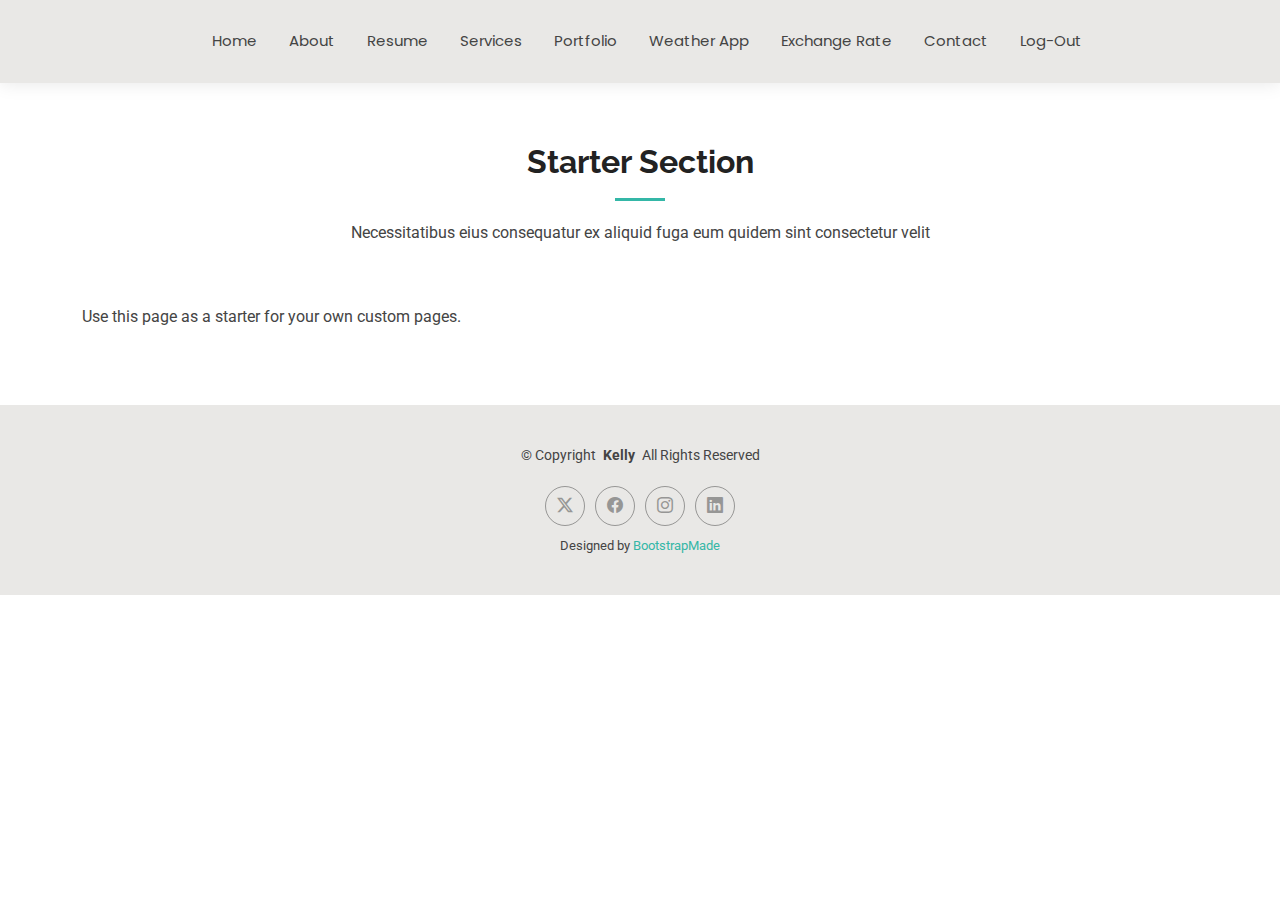
<file: Kelly/starter-page.html>
<!DOCTYPE html>
<html lang="en">

<head>
  <meta charset="utf-8">
  <meta content="width=device-width, initial-scale=1.0" name="viewport">
  <title>Starter Page - Kelly Bootstrap Template</title>
  <meta name="description" content="">
  <meta name="keywords" content="">

  <!-- Favicons -->
  <link href="assets/img/favicon.png" rel="icon">
  <link href="assets/img/apple-touch-icon.png" rel="apple-touch-icon">

  <!-- Fonts -->
  <link href="https://fonts.googleapis.com" rel="preconnect">
  <link href="https://fonts.gstatic.com" rel="preconnect" crossorigin>
  <link href="https://fonts.googleapis.com/css2?family=Roboto:ital,wght@0,100;0,300;0,400;0,500;0,700;0,900;1,100;1,300;1,400;1,500;1,700;1,900&family=Poppins:ital,wght@0,100;0,200;0,300;0,400;0,500;0,600;0,700;0,800;0,900;1,100;1,200;1,300;1,400;1,500;1,600;1,700;1,800;1,900&family=Raleway:ital,wght@0,100;0,200;0,300;0,400;0,500;0,600;0,700;0,800;0,900;1,100;1,200;1,300;1,400;1,500;1,600;1,700;1,800;1,900&display=swap" rel="stylesheet">

  <!-- Vendor CSS Files -->
  <link href="assets/vendor/bootstrap/css/bootstrap.min.css" rel="stylesheet">
  <link href="assets/vendor/bootstrap-icons/bootstrap-icons.css" rel="stylesheet">
  <link href="assets/vendor/aos/aos.css" rel="stylesheet">
  <link href="assets/vendor/swiper/swiper-bundle.min.css" rel="stylesheet">
  <link href="assets/vendor/glightbox/css/glightbox.min.css" rel="stylesheet">

  <!-- Main CSS File -->
  <link href="assets/css/main.css" rel="stylesheet">

  <!-- =======================================================
  * Template Name: Kelly
  * Template URL: https://bootstrapmade.com/kelly-free-bootstrap-cv-resume-html-template/
  * Updated: Aug 07 2024 with Bootstrap v5.3.3
  * Author: BootstrapMade.com
  * License: https://bootstrapmade.com/license/
  ======================================================== -->
</head>

<body class="starter-page-page">

  <header id="header" class="header d-flex align-items-center light-background sticky-top">
    <div class="container-fluid position-relative d-flex align-items-center justify-content-center">



      <nav id="navmenu" class="navmenu">
        <ul>
          <li><a href="index.html">Home</a></li>
          <li><a href="about.html">About</a></li>
          <li><a href="resume.html">Resume</a></li>
          <li><a href="services.html">Services</a></li>
          <li><a href="portfolio.html">Portfolio</a></li>
          <li><a href="../pages/WeatherApp.html">Weather App</a></li>
          <li><a href="../pages/ExchangeRate.html">Exchange Rate</a></li>
          <li><a href="contact.html">Contact</a></li>
          <li><a href="../pages/login.html">Log-Out</a></li>
        </ul>
        <i class="mobile-nav-toggle d-xl-none bi bi-list"></i>
      </nav>



    </div>
  </header>

  <main class="main">

    <!-- Starter Section Section -->
    <section id="starter-section" class="starter-section section">

      <!-- Section Title -->
      <div class="container section-title" data-aos="fade-up">
        <h2>Starter Section</h2>
        <p>Necessitatibus eius consequatur ex aliquid fuga eum quidem sint consectetur velit</p>
      </div><!-- End Section Title -->

      <div class="container" data-aos="fade-up">
        <p>Use this page as a starter for your own custom pages.</p>
      </div>

    </section><!-- /Starter Section Section -->

  </main>

  <footer id="footer" class="footer light-background">

    <div class="container">
      <div class="copyright text-center ">
        <p>© <span>Copyright</span> <strong class="px-1 sitename">Kelly</strong> <span>All Rights Reserved<br></span></p>
      </div>
      <div class="social-links d-flex justify-content-center">
        <a href=""><i class="bi bi-twitter-x"></i></a>
        <a href=""><i class="bi bi-facebook"></i></a>
        <a href=""><i class="bi bi-instagram"></i></a>
        <a href=""><i class="bi bi-linkedin"></i></a>
      </div>
      <div class="credits">
        <!-- All the links in the footer should remain intact. -->
        <!-- You can delete the links only if you've purchased the pro version. -->
        <!-- Licensing information: https://bootstrapmade.com/license/ -->
        <!-- Purchase the pro version with working PHP/AJAX contact form: [buy-url] -->
        Designed by <a href="https://bootstrapmade.com/">BootstrapMade</a>
      </div>
    </div>

  </footer>

  <!-- Scroll Top -->
  <a href="#" id="scroll-top" class="scroll-top d-flex align-items-center justify-content-center"><i class="bi bi-arrow-up-short"></i></a>

  <!-- Preloader -->
  <div id="preloader"></div>

  <!-- Vendor JS Files -->
  <script src="assets/vendor/bootstrap/js/bootstrap.bundle.min.js"></script>
  <script src="assets/vendor/php-email-form/validate.js"></script>
  <script src="assets/vendor/aos/aos.js"></script>
  <script src="assets/vendor/waypoints/noframework.waypoints.js"></script>
  <script src="assets/vendor/purecounter/purecounter_vanilla.js"></script>
  <script src="assets/vendor/swiper/swiper-bundle.min.js"></script>
  <script src="assets/vendor/glightbox/js/glightbox.min.js"></script>
  <script src="assets/vendor/imagesloaded/imagesloaded.pkgd.min.js"></script>
  <script src="assets/vendor/isotope-layout/isotope.pkgd.min.js"></script>

  <!-- Main JS File -->
  <script src="assets/js/main.js"></script>

</body>

</html>
</file>
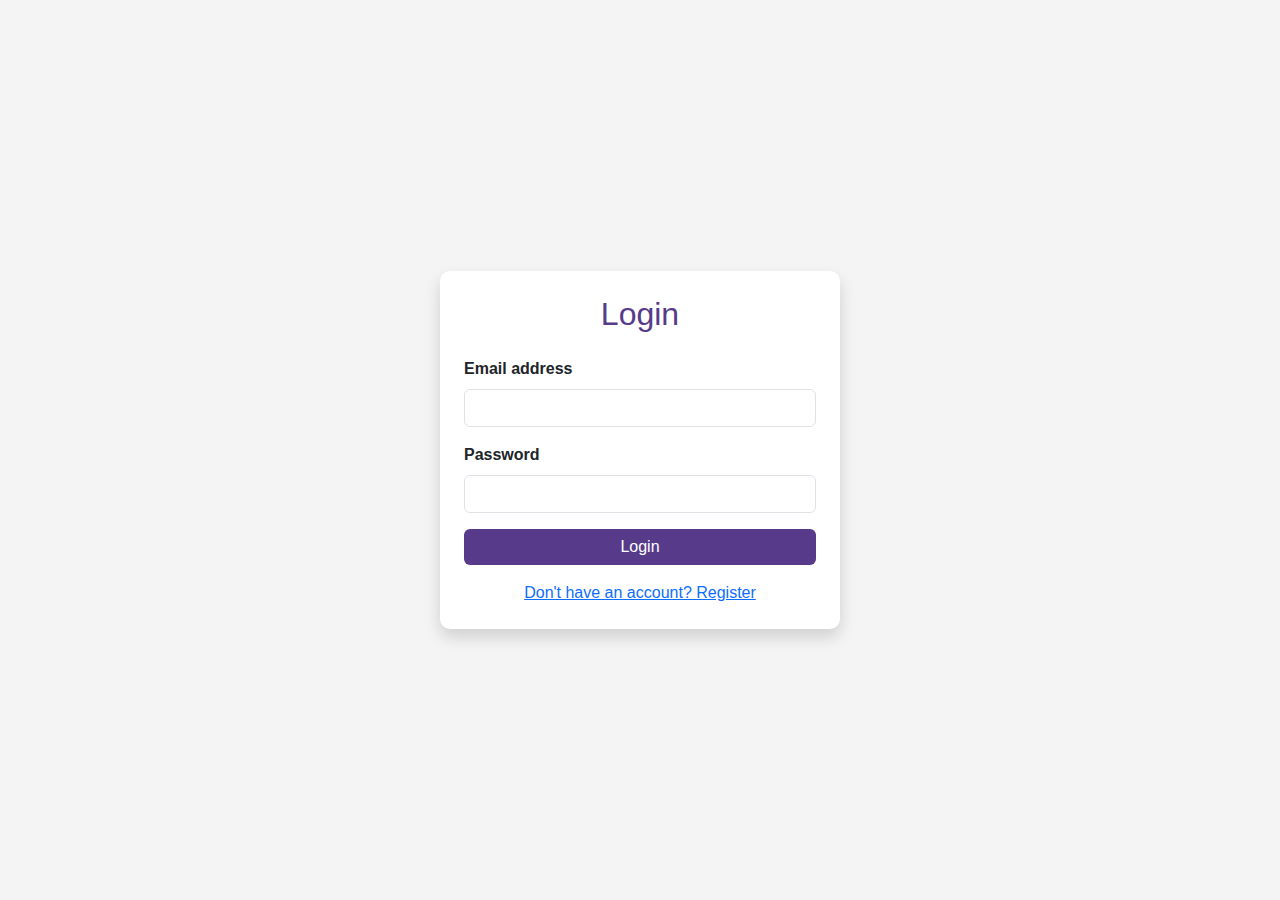
<file: pages/login.html>
<!DOCTYPE html>
<html lang="en">
<head>
  <meta charset="UTF-8" />
  <meta name="viewport" content="width=device-width, initial-scale=1.0"/>
  <title>Login</title>
  <link href="https://cdn.jsdelivr.net/npm/bootstrap@5.3.0/dist/css/bootstrap.min.css" rel="stylesheet"/>
  <link rel="stylesheet" href="../styles/login.css" />
</head>
<body>
  <div class="container d-flex align-items-center justify-content-center vh-100">
    <div class="card p-4 shadow" style="max-width: 400px; width: 100%;">
      <h2 class="text-center mb-4">Login</h2>
      <form id="loginForm">
        <div class="mb-3">
          <label for="email" class="form-label">Email address</label>
          <input type="email" id="email" class="form-control" required/>
        </div>
        <div class="mb-3">
          <label for="password" class="form-label">Password</label>
          <input type="password" id="password" class="form-control" required/>
        </div>
        <button type="submit" class="btn btn-primary w-100">Login</button>
      </form>
      <div class="mt-3 text-center">
        <a href="register.html">Don't have an account? Register</a>
      </div>
    </div>
  </div>
  <script src="../scripts/login.js"></script>
</body>
</html>
</file>
<file: resume-2-master/css/style.css>
/**********************************/
/********** General CSS ***********/
/**********************************/
body {
    color: #666666;
    background: #F6D155;
    font-family: 'Open Sans', sans-serif;
}

a {
    color: #222222;
    transition: all .3s;
}

a:hover,
a:active,
a:focus {
    color: #FF6F61;
    outline: none;
    text-decoration: none;
}

.btn:focus {
    box-shadow: none;
}


/**********************************/
/****** Layout with Sidebar *******/
/**********************************/
.wrapper {
    position: relative;
    margin: 0 auto;
    width: 100%;
    max-width: 1140px;
}

.wrapper .sidebar {
    position: relative;
    width: 100%;
    float: left;
    background: #222222;
}

.wrapper .content {
    position: relative;
    width: 100%;
    padding: 15px;
    float: left;
    background: #F6D155;
}

.wrapper .sidebar-header,
.wrapper .sidebar-footer {
    display: none;
}

.navbar {
    padding: 15px;
    background: #222222 !important;
}

.navbar-expand-md .navbar-nav .nav-item {
    width: 100%;
    border-top: 1px solid rgba(255, 255, 255, .2);
}

.navbar-expand-md .navbar-nav .nav-item:first-child{
    border-top: none;
}

.navbar-expand-md .navbar-nav .nav-link {
    color: #ffffff;
    padding: 5px 15px 7px 15px;
    transition: all .3s;
}

.navbar-expand-md .navbar-nav .nav-link i {
    color: #FF6F61;
    float: right;
    padding-top: 5px;
    transition: all .3s;
}

.navbar-expand-md .navbar-nav .nav-link:hover,
.navbar-expand-md .navbar-nav .nav-link.active {
    color: #FF6F61;
}

.navbar-expand-md .navbar-nav .nav-link:hover i,
.navbar-expand-md .navbar-nav .nav-link.active i{
    color: #ffffff;
}


.wrapper .sidebar,
.wrapper .content {
    -webkit-transition: margin 200ms ease-out;
    -moz-transition: margin 200ms ease-out;
    -o-transition: margin 200ms ease-out;
    transition: margin 200ms ease-out;
}

@media (min-width: 768px) {
    .wrapper .content {
        padding: 30px 0px 30px 30px;
    }
    
    .wrapper .content::before,
    .wrapper .content::after {
        position: fixed;
        content: "";
        width: 100%;
        height: 30px;
        background: #F6D155;
        z-index: 1;
    }
    
    .wrapper .content::before {
        top: 0;
    }
    
    .wrapper .content::after {
        bottom: 0;
    }
    
    .wrapper .sidebar {
        position: fixed;
        width: 300px;
        height: 100%;
        margin-left: -250px;
        float: left;
        overflow: auto;
        scrollbar-width: thin;
        scrollbar-color: gray;
        z-index: 2;
    }

    .wrapper .sidebar:hover {
        margin-left: 0px;
    }
    
    .wrapper .content {
        position: relative;
        width: calc(100% - 50px);
        margin-left: 50px;
        float: right;
    }
    
    .wrapper .sidebar:hover  .sidebar-header {
        position: relative;
        display: block;
        width: 100%;
    }

    .wrapper .sidebar .sidebar-header img {
        width: 100%;
        height: auto;
    }
    
    .navbar-brand {
        display: none;
    }
    
    .navbar {
        padding: 15px 0;
        flex-direction: column;
    }
    
    .wrapper .sidebar:hover .navbar-expand-md .navbar-nav .nav-link {
        padding: 5px 30px 7px 30px;
    }
    
    .wrapper .sidebar::-webkit-scrollbar {
        width: 7px;
    }

    .wrapper .sidebar::-webkit-scrollbar-track {
        -webkit-box-shadow: inset 0 0 6px rgba(0,0,0,0.1);
    }

    .wrapper .sidebar::-webkit-scrollbar-thumb {
        background-color: darkgrey;
        outline: 1px solid slategrey;
        border-radius: 7px
    }
    
    .navbar-brand {
        display: none;
    }
    
    .sidebar .sidebar-footer {
        width: 300px;
        position: fixed;
        bottom: 0;
        padding: 15px;
        font-size: 0;
        text-align: center;
        background: #222222;
    }
    
    .sidebar .sidebar-footer a {
        display: inline-block;
        width: 40px;
        height: 40px;
        padding: 5px 0;
        margin: 0 15px 15px 0;
        text-align: center;
        font-size: 18px;
        color: #222222;
        background: #FF6F61;
    }
    
    .sidebar .sidebar-footer a:last-child {
        margin-right: 0;
    }
    
    .sidebar .sidebar-footer a:hover {
        color: #FF6F61;
        background: #ffffff;
    }
    
    .sidebar:hover .sidebar-footer {
        display: block;
    }
}

@media (min-width: 992px) {
    .wrapper .sidebar {
        margin: 0;
    }

    .wrapper .content {
        width: calc(100% - 300px);
        margin-left: 300px;
    }

    .sidebar .sidebar-header {
        position: relative;
        display: block;
        width: 100%;
    }
    
    .navbar-expand-md .navbar-nav .nav-link {
        padding: 5px 30px 7px 30px;
    }
    
    .sidebar .sidebar-footer {
        display: block;
    }
}

@media (max-width: 1140px) {
    .wrapper .content {
        padding: 30px;
    }
}

@media (max-width: 576px) {
    .wrapper .content {
        padding: 15px;
    }
}


/**********************************/
/******** Back to Top CSS *********/
/**********************************/
.back-to-top {
    position: fixed;
    display: none;
    width: 30px;
    height: 30px;
    text-align: center;
    line-height: 1;
    font-size: 30px;
    right: 30px;
    bottom: 30px;
    transition: background 0.5s;
    z-index: 11;
}

.back-to-top i {
    color: #222222;
}

.back-to-top i:hover {
    color: #FF6F61;
}

.back-to-top {
    -webkit-animation: action 1s infinite  alternate;
    animation: action 1s infinite  alternate;
}

@-webkit-keyframes action {
    0% { transform: translateY(0); }
    100% { transform: translateY(-15px); }
}

@keyframes action {
    0% { transform: translateY(0); }
    100% { transform: translateY(-15px); }
}


/**********************************/
/*********** Header CSS ***********/
/**********************************/
.header {
    position: relative;
    background: #ffffff;
}

.header .content-inner {
    padding: 100px 30px;
    background: url(../img/profile.png) right bottom no-repeat;
    background-size: contain;
}

.header p {
    color: #FF6F61;
    font-size: 22px;
    font-weight: 600;
    margin-bottom: 10px;
}

.header h1 {
    color: #222222;
    font-size: 50px;
    font-weight: 700;
}

.header h2 {
    display: inline-block;
    margin: 0;
    height: 25px;
    font-size: 25px;
}

.header .typed-text {
    display: none;
}

.header .typed-cursor {
    font-size: 25px;
    font-weight: 300;
    color: #222222;
}

.large-btn .content-inner {
    font-size: 0;
    border-bottom: 30px solid #F6D155;
}

.large-btn .btn {
    position: relative;
    width: 50%;
    padding: 15px 0;
    color: #FF6F61;
    font-size: 20px;
    background: #222222;
    border-radius: 0;
}

.large-btn .btn:last-child {
    color: #222222;
    background: #FF6F61;
}

.large-btn .btn i {
    margin-right: 8px;
}

.large-btn .btn::after {
    position: absolute;
    content: "";
    width: 0;
    height: 100%;
    top: 0;
    left: 0;
    transition: all .3s;
}

.large-btn .btn:hover::after {
    width: 100%;
    background: rgba(255, 255, 255, .1);
}


/**********************************/
/******* Content Header CSS *******/
/**********************************/
.content-header {
    position: relative;
    width: 100%;
    margin-bottom: 30px;
    padding-bottom: 10px;
}

.content-header h2 {
    color: #222222;
    font-size: 35px;
    font-weight: 700;
    letter-spacing: 3px;
    margin: 0;
}

.content-header::after {
    content: '';
    position: absolute;
    display: block;
    width: 50px;
    height: 3px;
    bottom: 0;
    left: 0;
    background: #FF6F61;
}


/**********************************/
/*********** About CSS ************/
/**********************************/
.about {
    position: relative;
    padding: 60px 30px;
    background: #ffffff;
    border-bottom: 30px solid #F6D155;
}


.about img {
    width: 100%;
    height: auto;
}

@media(max-width: 767.98px) {
    .about img {
        margin-bottom: 15px;
    }
}

.about .btn {
    border-radius: 0;
    color: #222222;
    background: #FF6F61;
    transition: all .3s;
}

.about .btn:hover {
    color: #FF6F61;
    background: #222222;
}

.about .skills {
    padding-top: 15px;
}

.about .skill-name {
    margin-top: 15px;
}

.about .skill-name p {
    display: inline-block;
    margin-bottom: 5px;
    font-size: 16px;
    font-weight: 400;
}

.about .skill-name p:last-child {
    float: right;
}

.about .progress {
    height: 5px;
    border: 1px solid #FF6F61;
    border-radius: 0;
    background: #ffffff;
}

.about .progress .progress-bar {
    width: 1px;
    background: #FF6F61;
    border-radius: 0;
    transition: 1s;
}


/**********************************/
/********* Education CSS **********/
/**********************************/
.education {
    position: relative;
    padding: 60px 30px;
    background: #ffffff;
    border-bottom: 30px solid #F6D155;
}

.education .edu-col {
    position: relative;
    width: 100%;
    padding: 20px 0 20px 20px;
    border-left: 1px solid #FF6F61;
    border-bottom: 1px solid #FF6F61;
}

.education .col-md-6:first-child .edu-col {
    padding-top: 0;
}

.education .col-md-6:last-child .edu-col {
    border-bottom: none;
    padding-bottom: 0;
}

@media (min-width: 768px) {
    .education .col-md-6:nth-child(-n+2) .edu-col {
        padding-top: 0;
    }

    .education .col-md-6:last-child .edu-col,
    .education .col-md-6:nth-last-child(2) .edu-col {
        border-bottom: none;
        padding-bottom: 0;
    }
}

.education .edu-col span {
    position: relative;
    display: block;
    font-size: 13px;
    letter-spacing: 1px;
    margin-bottom: 10px;
}

.education .edu-col span::before {
    position: absolute;
    content: "";
    width: 11px;
    height: 11px;
    background: #FF6F61;
    top: 5px;
    left: -26px;
    border-radius: 5px;
}

.education .edu-col span i {
    color: #FF6F61;
}

.education .edu-col h3 {
    font-size: 20px;
    font-weight: 700;
    letter-spacing: 2px;
}

.education .edu-col p {
    margin: 0;
}


/**********************************/
/********* Experience CSS *********/
/**********************************/
.experience {
    position: relative;
    padding: 60px 30px;
    background: #ffffff;
    border-bottom: 30px solid #F6D155;
}

.experience .exp-col {
    position: relative;
    width: 100%;
    padding: 20px 0 20px 20px;
    border-left: 1px solid #FF6F61;
    border-bottom: 1px solid #FF6F61;
}

.experience .col-md-6:first-child .exp-col {
    padding-top: 0;
}

.experience .col-md-6:last-child .exp-col {
    border-bottom: none;
    padding-bottom: 0;
}

@media (min-width: 768px) {
    .experience .col-md-6:nth-child(-n+2) .exp-col {
        padding-top: 0;
    }

    .experience .col-md-6:last-child .exp-col,
    .experience .col-md-6:nth-last-child(2) .exp-col {
        border-bottom: none;
        padding-bottom: 0;
    }
}

.experience .exp-col span {
    position: relative;
    display: block;
    font-size: 13px;
    letter-spacing: 1px;
    margin-bottom: 10px;
}

.experience .exp-col span::before {
    position: absolute;
    content: "";
    width: 11px;
    height: 11px;
    background: #FF6F61;
    top: 5px;
    left: -26px;
    border-radius: 5px;
}

.experience .exp-col span i {
    color: #FF6F61;
}

.experience .exp-col h3 {
    font-size: 20px;
    font-weight: 700;
    letter-spacing: 2px;
    margin-bottom: 5px;
}

.experience .exp-col h4 {
    font-size: 14px;
    font-weight: 400;
    font-style: italic;
    margin-bottom: 5px;
}

.experience .exp-col h5 {
    font-size: 16px;
    font-weight: 600;
    margin-bottom: 10px;
}

.experience .exp-col p {
    margin: 0;
}


/**********************************/
/*********** Service CSS **********/
/**********************************/
.service {
    position: relative;
    padding: 60px 30px 30px 30px;
    background: #ffffff;
    border-bottom: 30px solid #F6D155;
}

.service .srv-col {
    position: relative;
    width: 100%;
    margin-bottom: 30px;
}

.service .srv-col i {
    font-size: 30px;
    color: #FF6F61;
    margin-bottom: 15px;
}

.service .srv-col h3 {
    font-size: 20px;
    font-weight: 700;
    letter-spacing: 2px;
    margin-bottom: 5px;
}

.experience .exp-col h4 {
    font-size: 14px;
    font-weight: 400;
    font-style: italic;
    margin-bottom: 5px;
}

.experience .exp-col h5 {
    font-size: 16px;
    font-weight: 600;
    margin-bottom: 10px;
}

.experience .exp-col p {
    margin: 0;
}


/**********************************/
/********** Portfolio CSS *********/
/**********************************/
.portfolio {
    position: relative;
    padding: 60px 30px 30px 30px;
    background: #ffffff;
    border-bottom: 30px solid #F6D155;
}

.portfolio #portfolio-flters {
    padding: 0;
    margin: -15px 0 30px 0;
    list-style: none;
    font-size: 0;
}

.portfolio #portfolio-flters li {
    cursor: pointer;
    margin: 15px -1px 0 0;
    display: inline-block;
    height: 35px;
    padding: 10px;
    color: #666666;
    font-size: 13px;
    line-height: 15px;
    text-transform: uppercase;
    border: 1px solid #FF6F61;
    background: #ffffff;
    transition: all 0.3s ease-in-out;
}

.portfolio #portfolio-flters li:hover,
.portfolio #portfolio-flters li.filter-active {
    background: #FF6F61;
    color: #222222;
}

.portfolio .portfolio-item {
    position: relative;
    height: 250px;
    overflow: hidden;
}

.portfolio .portfolio-item figure {
    background: #ffffff;
    overflow: hidden;
    height: 220px;
    position: relative;
    border-radius: 0;
    margin: 0; 
}

.portfolio .portfolio-item figure img {
    width: 100%; 
    height: 100%; 
    object-fit: cover; 
}

.portfolio .portfolio-item figure:hover img {
    opacity: 0.3;
    transition: 0.3s;
}

.portfolio .portfolio-item figure .link-preview,
.portfolio .portfolio-item figure .link-details,
.portfolio .portfolio-item figure .portfolio-title {
    position: absolute;
    display: inline-block;
    opacity: 0;
    line-height: 1;
    text-align: center;
    width: 45px;
    height: 35px;
    background: #FF6F61;
    transition: 0.2s linear;
}

.portfolio .portfolio-item figure .link-preview i,
.portfolio .portfolio-item figure .link-details i {
    color: #222222;
    padding-top: 10px;
    font-size: 16px;
}

.portfolio .portfolio-item figure .link-preview:hover,
.portfolio .portfolio-item figure .link-details:hover {
    background: #222222;
}

.portfolio .portfolio-item figure .link-preview:hover i,
.portfolio .portfolio-item figure .link-details:hover i {
    color: #FF6F61;
}

.portfolio .portfolio-item figure .link-preview {
    left: 50%;
    top: calc(25% - 18px);
}

.portfolio .portfolio-item figure .link-details {
    right: 50%;
    top: calc(25% - 18px);
}

.portfolio .portfolio-item figure .portfolio-title {
    margin: 0;
    width: 100%;
    height: 50%;
    left: 0;
    right: 0;
    top: 100%;
    padding: 30px 10px;
    color: #222222;
    font-size: 16px;
    font-weight: 600;
    background: rgba(255, 111, 97, .5);
    border-radius: 0;
}

.portfolio .portfolio-item figure .portfolio-title:hover {
    text-decoration: none;
}

.portfolio .portfolio-item figure .portfolio-title span {
    display: block;
    margin-top: 10px;
    font-family: 'Open Sans', sans-serif;
    font-size: 13px;
    font-weight: 300;
}

.portfolio .portfolio-item figure:hover .link-preview {
    opacity: 1;
    left: calc(50% - 61px);
}

.portfolio .portfolio-item figure:hover .link-details {
    opacity: 1;
    right: calc(50% - 61px);
}

.portfolio .portfolio-item figure:hover .portfolio-title {
    opacity: 1;
    top: 50%;
}


/**********************************/
/*********** Review CSS ***********/
/**********************************/
.review {
    position: relative;
    background: #ffffff;
    border-bottom: 30px solid #F6D155;
}

.review .content-inner {
    position: relative;
    padding: 60px 30px;
    background: url(../img/quote.png) right bottom no-repeat;
}

.review .review-text p {
    font-size: 18px;
    font-style: italic;
}

.review .review-img {
    display: flex;
    align-items: center;
}

.review .review-img img {
    width: 80px; 
    height: 80px; 
    object-fit: cover;
    margin-right: 15px;
}

.review .review-name h3 {
    font-size: 18px;
    font-weight: 700;
    letter-spacing: 2px;
    margin-bottom: 5px;
}

.review .review-name p {
    font-size: 14px;
    margin-bottom: 0;
}

.review .review-text .ratting {
    margin-bottom: 5px;
}

.review .review-text .ratting i {
    color: #FF6F61;
    font-size: 14px;
}

.review .slick-slider:hover .slick-prev {
    left: 30px;
}

.review .slick-slider:hover .slick-next {
    right: 30px;
}

.review-slider .slick-prev,
.review-slider .slick-next {
    width: 35px;
    height: 35px;
    z-index: 1;
    opacity: 0;
    transition: .5s;
    background: rgba(255, 111, 97, .7);
}

.review-slider .slick-prev {
    left: 55px;
}

.review-slider .slick-next {
    right: 55px;
}

.review-slider.slick-slider:hover .slick-prev {
    left: 15px;
    opacity: 1;
}

.review-slider.slick-slider:hover .slick-next {
    right: 15px;
    opacity: 1;
}

.review-slider .slick-prev:hover,
.review-slider .slick-prev:focus,
.review-slider .slick-next:hover,
.review-slider .slick-next:focus {
    background: rgba(0, 0, 0, .7);
}

.review-slider .slick-prev:hover::before,
.review-slider .slick-prev:focus::before,
.review-slider .slick-next:hover::before,
.review-slider .slick-next:focus::before {
    color: #FF6F61;
}

.review-slider .slick-prev::before,
.review-slider .slick-next::before {
    font-family: "Font Awesome 5 Free";
    font-weight: 900;
    font-size: 18px;
    color: #ffffff;
}

.review-slider .slick-prev::before {
    content: "\f104";
}

.review-slider .slick-next::before {
    content: "\f105";
}

.review-slider .slick-dots {
    bottom: 15px;
}

.review-slider .slick-dots li button:before {
    color: #ffffff;
    font-size: 15px;
}

.review-slider .slick-dots li.slick-active button:before {
    color: #FF6F61;
}

.review-slider.slick-slider {
    margin-bottom: 0;
}


/**********************************/
/*********** Contact CSS ***********/
/**********************************/
.contact {
    position: relative;
    padding: 60px 30px 30px 30px;
    background: #ffffff;
}

.contact .contact-info {
    position: relative;
    width: 100%;
    margin-bottom: 30px;
}

.contact .contact-info p {
    font-size: 16px;
    font-weight: 600;
    letter-spacing: 1px;
    margin-bottom: 10px;
}

.contact .contact-info p i {
    width: 25px;
    color: #FF6F61;
}

.contact .contact-info p a {
    color: #666666;
}

.contact .contact-info p a:hover {
    color: #FF6F61;
    text-decoration: none;
}

.contact .social {
    font-size: 0;
}

.contact .social a {
    width: 35px;
    height: 35px;
    padding: 5px 0;
    color: #222222;
    background: #FF6F61;
    border-radius: 0;
    margin-top: 15px;
    margin-right: 15px;
    transition: all .3s;
}

.contact .social a:last-child {
    margin-right: 0;
}

.contact .social a:hover {
    color: #FF6F61;
    background: #222222;
}

.contact .form {
    position: relative;
    width: 100%;
    margin-bottom: 30px;
}

.contact .form .form-control {
    border-radius: 0;
}

.contact .form .form-control:focus {
    box-shadow: none;
    border-color: #FF6F61;
}

.contact .form .btn {
    color: #222222;
    background: #FF6F61;
    border-radius: 0;
    transition: all .3s;
}

.contact .form .btn:hover {
    color: #FF6F61;
    background: #222222;
}


/**********************************/
/*********** Footer CSS ***********/
/**********************************/
.footer {
    position: relative;
    width: 100%;
    padding: 30px 30px 0 30px;
    background: #F6D155;
}

.footer .col-md-6:last-child {
    text-align: right;
}

@media(max-width: 767.98px) {
    .footer .col-md-6,
    .footer .col-md-6:last-child{
        text-align: center;
    }
}

.footer p {
    color: #222222;
    margin: 0;
}

.footer a {
    color: #FF6F61;
    font-weight: 600;
}

.footer a:hover {
    color: #222222;
}
</file>
<file: styles/login.css>
body {
    background: #f4f4f4;
    font-family: 'Segoe UI', Tahoma, Geneva, Verdana, sans-serif;
  }
  
  h2 {
    color: #573b8a;
  }
  
  .card {
    border: none;
    border-radius: 10px;
    box-shadow: 0 0 10px rgba(0,0,0,0.1);
  }
  
  .btn-primary {
    background-color: #573b8a;
    border: none;
  }
  
  .btn-primary:hover {
    background-color: #452a6a;
  }
  
  /* Additional styling for form spacing */
  form .form-label {
    font-weight: bold;
  }
  
  /* Portfolio specific styles */
  #portfolio img {
    width: 150px;
    border-radius: 50%;
  }
  
  #portfolio .card {
    background: white;
    padding: 20px;
    margin-top: 20px;
  }
</file>
<file: Kelly/assets/css/main.css>
/**
* Template Name: Kelly
* Template URL: https://bootstrapmade.com/kelly-free-bootstrap-cv-resume-html-template/
* Updated: Aug 07 2024 with Bootstrap v5.3.3
* Author: BootstrapMade.com
* License: https://bootstrapmade.com/license/
*/

/*--------------------------------------------------------------
# Font & Color Variables
# Help: https://bootstrapmade.com/color-system/
--------------------------------------------------------------*/
/* Fonts */
:root {
  --default-font: "Roboto",  system-ui, -apple-system, "Segoe UI", Roboto, "Helvetica Neue", Arial, "Noto Sans", "Liberation Sans", sans-serif, "Apple Color Emoji", "Segoe UI Emoji", "Segoe UI Symbol", "Noto Color Emoji";
  --heading-font: "Raleway",  sans-serif;
  --nav-font: "Poppins",  sans-serif;
}

/* Global Colors - The following color variables are used throughout the website. Updating them here will change the color scheme of the entire website */
:root { 
  --background-color: #ffffff; /* Background color for the entire website, including individual sections */
  --default-color: #444444; /* Default color used for the majority of the text content across the entire website */
  --heading-color: #222222; /* Color for headings, subheadings and title throughout the website */
  --accent-color: #34b7a7; /* Accent color that represents your brand on the website. It's used for buttons, links, and other elements that need to stand out */
  --surface-color: #ffffff; /* The surface color is used as a background of boxed elements within sections, such as cards, icon boxes, or other elements that require a visual separation from the global background. */
  --contrast-color: #ffffff; /* Contrast color for text, ensuring readability against backgrounds of accent, heading, or default colors. */
}

/* Nav Menu Colors - The following color variables are used specifically for the navigation menu. They are separate from the global colors to allow for more customization options */
:root {
  --nav-color: #444444;  /* The default color of the main navmenu links */
  --nav-hover-color: #34b7a7; /* Applied to main navmenu links when they are hovered over or active */
  --nav-mobile-background-color: #ffffff; /* Used as the background color for mobile navigation menu */
  --nav-dropdown-background-color: #ffffff; /* Used as the background color for dropdown items that appear when hovering over primary navigation items */
  --nav-dropdown-color: #444444; /* Used for navigation links of the dropdown items in the navigation menu. */
  --nav-dropdown-hover-color: #34b7a7; /* Similar to --nav-hover-color, this color is applied to dropdown navigation links when they are hovered over. */
}

/* Color Presets - These classes override global colors when applied to any section or element, providing reuse of the sam color scheme. */

.light-background {
  --background-color: #e9e8e6;
  --surface-color: #ffffff;
}

.dark-background {
  --background-color: #060606;
  --default-color: #ffffff;
  --heading-color: #ffffff;
  --surface-color: #252525;
  --contrast-color: #ffffff;
}

/* Smooth scroll */
:root {
  scroll-behavior: smooth;
}

/*--------------------------------------------------------------
# General Styling & Shared Classes
--------------------------------------------------------------*/
body {
  color: var(--default-color);
  background-color: var(--background-color);
  font-family: var(--default-font);
}

a {
  color: var(--accent-color);
  text-decoration: none;
  transition: 0.3s;
}

a:hover {
  color: color-mix(in srgb, var(--accent-color), transparent 25%);
  text-decoration: none;
}

h1,
h2,
h3,
h4,
h5,
h6 {
  color: var(--heading-color);
  font-family: var(--heading-font);
}

/* PHP Email Form Messages
------------------------------*/
.php-email-form .error-message {
  display: none;
  background: #df1529;
  color: #ffffff;
  text-align: left;
  padding: 15px;
  margin-bottom: 24px;
  font-weight: 600;
}

.php-email-form .sent-message {
  display: none;
  color: #ffffff;
  background: #059652;
  text-align: center;
  padding: 15px;
  margin-bottom: 24px;
  font-weight: 600;
}

.php-email-form .loading {
  display: none;
  background: var(--surface-color);
  text-align: center;
  padding: 15px;
  margin-bottom: 24px;
}

.php-email-form .loading:before {
  content: "";
  display: inline-block;
  border-radius: 50%;
  width: 24px;
  height: 24px;
  margin: 0 10px -6px 0;
  border: 3px solid var(--accent-color);
  border-top-color: var(--surface-color);
  animation: php-email-form-loading 1s linear infinite;
}

@keyframes php-email-form-loading {
  0% {
    transform: rotate(0deg);
  }

  100% {
    transform: rotate(360deg);
  }
}

/*--------------------------------------------------------------
# Global Header
--------------------------------------------------------------*/
.header {
  color: var(--default-color);
  background-color: var(--background-color);
  padding: 15px 0;
  transition: all 0.5s;
  z-index: 997;
  box-shadow: 0px 0 18px rgba(0, 0, 0, 0.1);
}

.header .logo {
  line-height: 1;
}

.header .logo img {
  max-height: 36px;
  margin-right: 8px;
}

.header .logo h1 {
  font-size: 32px;
  margin: 0;
  font-weight: 300;
  text-transform: uppercase;
  color: var(--heading-color);
}

.header .header-social-links {
  padding-right: 15px;
}

.header .header-social-links a {
  color: color-mix(in srgb, var(--default-color), transparent 40%);
  padding-left: 6px;
  display: inline-block;
  transition: 0.3s;
  font-size: 16px;
}

.header .header-social-links a:hover {
  color: var(--accent-color);
}

.header .header-social-links a i {
  line-height: 0px;
}

@media (max-width: 1200px) {
  .header .logo {
    order: 1;
  }

  .header .header-social-links {
    order: 2;
  }

  .header .navmenu {
    order: 3;
  }
}

/*--------------------------------------------------------------
# Navigation Menu
--------------------------------------------------------------*/
/* Desktop Navigation */
@media (min-width: 1200px) {
  .navmenu {
    padding: 0;
  }

  .navmenu ul {
    margin: 0;
    padding: 0;
    display: flex;
    list-style: none;
    align-items: center;
  }

  .navmenu li {
    position: relative;
  }

  .navmenu>ul>li {
    white-space: nowrap;
    padding: 15px 14px;
  }

  .navmenu>ul>li:last-child {
    padding-right: 0;
  }

  .navmenu a,
  .navmenu a:focus {
    color: var(--nav-color);
    font-size: 15px;
    padding: 0 2px;
    font-family: var(--nav-font);
    font-weight: 400;
    display: flex;
    align-items: center;
    justify-content: space-between;
    white-space: nowrap;
    transition: 0.3s;
    position: relative;
  }

  .navmenu a i,
  .navmenu a:focus i {
    font-size: 12px;
    line-height: 0;
    margin-left: 5px;
    transition: 0.3s;
  }

  .navmenu>ul>li>a:before {
    content: "";
    position: absolute;
    height: 2px;
    bottom: -6px;
    left: 0;
    background-color: var(--nav-hover-color);
    visibility: hidden;
    width: 0px;
    transition: all 0.3s ease-in-out 0s;
  }

  .navmenu a:hover:before,
  .navmenu li:hover>a:before,
  .navmenu .active:before {
    visibility: visible;
    width: 25px;
  }

  .navmenu li:hover>a,
  .navmenu .active,
  .navmenu .active:focus {
    color: var(--nav-hover-color);
  }

  .navmenu .dropdown ul {
    margin: 0;
    padding: 10px 0;
    background: var(--nav-dropdown-background-color);
    display: block;
    position: absolute;
    visibility: hidden;
    left: 14px;
    top: 130%;
    opacity: 0;
    transition: 0.3s;
    border-radius: 4px;
    z-index: 99;
    box-shadow: 0px 0px 30px rgba(0, 0, 0, 0.1);
  }

  .navmenu .dropdown ul li {
    min-width: 200px;
  }

  .navmenu .dropdown ul a {
    padding: 10px 20px;
    font-size: 15px;
    text-transform: none;
    color: var(--nav-dropdown-color);
  }

  .navmenu .dropdown ul a i {
    font-size: 12px;
  }

  .navmenu .dropdown ul a:hover,
  .navmenu .dropdown ul .active:hover,
  .navmenu .dropdown ul li:hover>a {
    color: var(--nav-dropdown-hover-color);
  }

  .navmenu .dropdown:hover>ul {
    opacity: 1;
    top: 100%;
    visibility: visible;
  }

  .navmenu .dropdown .dropdown ul {
    top: 0;
    left: -90%;
    visibility: hidden;
  }

  .navmenu .dropdown .dropdown:hover>ul {
    opacity: 1;
    top: 0;
    left: -100%;
    visibility: visible;
  }
}

/* Mobile Navigation */
@media (max-width: 1199px) {
  .mobile-nav-toggle {
    color: var(--nav-color);
    font-size: 28px;
    line-height: 0;
    margin-right: 10px;
    cursor: pointer;
    transition: color 0.3s;
  }

  .navmenu {
    padding: 0;
    z-index: 9997;
  }

  .navmenu ul {
    display: none;
    list-style: none;
    position: absolute;
    inset: 60px 20px 20px 20px;
    padding: 10px 0;
    margin: 0;
    border-radius: 6px;
    background-color: var(--nav-mobile-background-color);
    border: 1px solid color-mix(in srgb, var(--default-color), transparent 90%);
    box-shadow: none;
    overflow-y: auto;
    transition: 0.3s;
    z-index: 9998;
  }

  .navmenu a,
  .navmenu a:focus {
    color: var(--nav-dropdown-color);
    padding: 10px 20px;
    font-family: var(--nav-font);
    font-size: 17px;
    font-weight: 500;
    display: flex;
    align-items: center;
    justify-content: space-between;
    white-space: nowrap;
    transition: 0.3s;
  }

  .navmenu a i,
  .navmenu a:focus i {
    font-size: 12px;
    line-height: 0;
    margin-left: 5px;
    width: 30px;
    height: 30px;
    display: flex;
    align-items: center;
    justify-content: center;
    border-radius: 50%;
    transition: 0.3s;
    background-color: color-mix(in srgb, var(--accent-color), transparent 90%);
  }

  .navmenu a i:hover,
  .navmenu a:focus i:hover {
    background-color: var(--accent-color);
    color: var(--contrast-color);
  }

  .navmenu a:hover,
  .navmenu .active,
  .navmenu .active:focus {
    color: var(--nav-dropdown-hover-color);
  }

  .navmenu .active i,
  .navmenu .active:focus i {
    background-color: var(--accent-color);
    color: var(--contrast-color);
    transform: rotate(180deg);
  }

  .navmenu .dropdown ul {
    position: static;
    display: none;
    z-index: 99;
    padding: 10px 0;
    margin: 10px 20px;
    background-color: var(--nav-dropdown-background-color);
    transition: all 0.5s ease-in-out;
  }

  .navmenu .dropdown ul ul {
    background-color: rgba(33, 37, 41, 0.1);
  }

  .navmenu .dropdown>.dropdown-active {
    display: block;
    background-color: rgba(33, 37, 41, 0.03);
  }

  .mobile-nav-active {
    overflow: hidden;
  }

  .mobile-nav-active .mobile-nav-toggle {
    color: #fff;
    position: absolute;
    font-size: 32px;
    top: 15px;
    right: 15px;
    margin-right: 0;
    z-index: 9999;
  }

  .mobile-nav-active .navmenu {
    position: fixed;
    overflow: hidden;
    inset: 0;
    background: rgba(33, 37, 41, 0.8);
    transition: 0.3s;
  }

  .mobile-nav-active .navmenu>ul {
    display: block;
  }
}

/*--------------------------------------------------------------
# Global Footer
--------------------------------------------------------------*/
.footer {
  color: var(--default-color);
  background-color: var(--background-color);
  font-size: 14px;
  padding: 40px 0;
  position: relative;
}

.footer .copyright p {
  margin-bottom: 0;
}

.footer .social-links {
  margin-top: 20px;
}

.footer .social-links a {
  display: flex;
  align-items: center;
  justify-content: center;
  width: 40px;
  height: 40px;
  border-radius: 50%;
  border: 1px solid color-mix(in srgb, var(--default-color), transparent 50%);
  font-size: 16px;
  color: color-mix(in srgb, var(--default-color), transparent 50%);
  margin: 0 5px;
  transition: 0.3s;
}

.footer .social-links a:hover {
  color: var(--accent-color);
  border-color: var(--accent-color);
}

.footer .credits {
  margin-top: 10px;
  font-size: 13px;
  text-align: center;
}

/*--------------------------------------------------------------
# Preloader
--------------------------------------------------------------*/
#preloader {
  position: fixed;
  inset: 0;
  z-index: 9999;
  overflow: hidden;
  background-color: var(--background-color);
  transition: all 0.6s ease-out;
  width: 100%;
  height: 100vh;
}

#preloader:before,
#preloader:after {
  content: "";
  position: absolute;
  border: 4px solid var(--accent-color);
  border-radius: 50%;
  animation: animate-preloader 2s cubic-bezier(0, 0.2, 0.8, 1) infinite;
}

#preloader:after {
  animation-delay: -0.5s;
}

@keyframes animate-preloader {
  0% {
    width: 10px;
    height: 10px;
    top: calc(50% - 5px);
    left: calc(50% - 5px);
    opacity: 1;
  }

  100% {
    width: 72px;
    height: 72px;
    top: calc(50% - 36px);
    left: calc(50% - 36px);
    opacity: 0;
  }
}

/*--------------------------------------------------------------
# Scroll Top Button
--------------------------------------------------------------*/
.scroll-top {
  position: fixed;
  visibility: hidden;
  opacity: 0;
  right: 15px;
  bottom: -15px;
  z-index: 99999;
  background-color: var(--accent-color);
  width: 44px;
  height: 44px;
  border-radius: 50px;
  transition: all 0.4s;
}

.scroll-top i {
  font-size: 24px;
  color: var(--contrast-color);
  line-height: 0;
}

.scroll-top:hover {
  background-color: color-mix(in srgb, var(--accent-color), transparent 20%);
  color: var(--contrast-color);
}

.scroll-top.active {
  visibility: visible;
  opacity: 1;
  bottom: 15px;
}

/*--------------------------------------------------------------
# Disable aos animation delay on mobile devices
--------------------------------------------------------------*/
@media screen and (max-width: 768px) {
  [data-aos-delay] {
    transition-delay: 0 !important;
  }
}

/*--------------------------------------------------------------
# Global Page Titles & Breadcrumbs
--------------------------------------------------------------*/
.page-title {
  color: var(--default-color);
  background-color: var(--background-color);
  padding: 25px 0;
  position: relative;
  border-bottom: 1px solid color-mix(in srgb, var(--default-color), transparent 85%);
}

.page-title h1 {
  font-size: 24px;
  font-weight: 400;
}

.page-title .breadcrumbs ol {
  display: flex;
  flex-wrap: wrap;
  list-style: none;
  padding: 0;
  margin: 0;
  font-size: 14px;
  font-weight: 400;
}

.page-title .breadcrumbs ol li+li {
  padding-left: 10px;
}

.page-title .breadcrumbs ol li+li::before {
  content: "/";
  display: inline-block;
  padding-right: 10px;
  color: color-mix(in srgb, var(--default-color), transparent 70%);
}

/*--------------------------------------------------------------
# Global Sections
--------------------------------------------------------------*/
section,
.section {
  color: var(--default-color);
  background-color: var(--background-color);
  padding: 60px 0;
  scroll-margin-top: 100px;
  overflow: clip;
}

@media (max-width: 1199px) {

  section,
  .section {
    scroll-margin-top: 66px;
  }
}

/*--------------------------------------------------------------
# Global Section Titles
--------------------------------------------------------------*/
.section-title {
  text-align: center;
  padding-bottom: 60px;
  position: relative;
}

.section-title h2 {
  font-size: 32px;
  font-weight: 700;
  margin-bottom: 20px;
  padding-bottom: 20px;
  position: relative;
}

.section-title h2:after {
  content: "";
  position: absolute;
  display: block;
  width: 50px;
  height: 3px;
  background: var(--accent-color);
  left: 0;
  right: 0;
  bottom: 0;
  margin: auto;
}

.section-title p {
  margin-bottom: 0;
}

/*--------------------------------------------------------------
# Hero Section
--------------------------------------------------------------*/
.hero {
  width: 100%;
  min-height: calc(100vh - 82px);
  position: relative;
  padding: 80px 0;
  display: flex;
  align-items: center;
  justify-content: center;
}

@media (max-width: 1200px) {
  .hero {
    min-height: calc(100vh - 68px);
  }
}

.hero img {
  position: absolute;
  inset: 0;
  display: block;
  width: 100%;
  height: 100%;
  object-fit: cover;
  z-index: 1;
}

.hero .container {
  position: relative;
  z-index: 3;
}

.hero h2 {
  margin: 0;
  font-size: 48px;
  font-weight: 700;
}

.hero p {
  margin: 10px 0 0 0;
  font-size: 24px;
  color: var(--heading-color);
}

.hero .btn-get-started {
  color: var(--contrast-color);
  background: var(--accent-color);
  font-family: var(--heading-font);
  text-transform: uppercase;
  font-weight: 600;
  font-size: 12px;
  letter-spacing: 1px;
  display: inline-block;
  padding: 12px 40px;
  border-radius: 50px;
  transition: 0.5s;
  margin-top: 30px;
}

.hero .btn-get-started:hover {
  background: color-mix(in srgb, var(--accent-color) 90%, white 20%);
}

@media (max-width: 768px) {
  .hero h2 {
    font-size: 32px;
  }

  .hero p {
    font-size: 18px;
  }
}

/*--------------------------------------------------------------
# About Section
--------------------------------------------------------------*/
.about .content h2 {
  font-weight: 700;
  font-size: 24px;
}

.about .content ul {
  list-style: none;
  padding: 0;
}

.about .content ul li {
  margin-bottom: 20px;
  display: flex;
  align-items: center;
}

.about .content ul strong {
  margin-right: 10px;
}

.about .content ul i {
  font-size: 16px;
  margin-right: 5px;
  color: var(--accent-color);
  line-height: 0;
}

/*--------------------------------------------------------------
# Skills Section
--------------------------------------------------------------*/
.skills .progress {
  height: 60px;
  display: block;
  background: none;
  border-radius: 0;
}

.skills .progress .skill {
  color: var(--heading-color);
  padding: 0;
  margin: 0 0 6px 0;
  text-transform: uppercase;
  display: block;
  font-weight: 600;
  font-family: var(--heading-font);
}

.skills .progress .skill .val {
  float: right;
  font-style: normal;
}

.skills .progress-bar-wrap {
  background: color-mix(in srgb, var(--default-color), transparent 90%);
  height: 10px;
}

.skills .progress-bar {
  width: 1px;
  height: 10px;
  transition: 0.9s;
  background-color: var(--accent-color);
}

/*--------------------------------------------------------------
# Stats Section
--------------------------------------------------------------*/
.stats .stats-item {
  padding: 30px;
  width: 100%;
}

.stats .stats-item span {
  color: var(--heading-color);
  font-size: 48px;
  display: block;
  font-weight: 700;
  margin-bottom: 20px;
  padding-bottom: 20px;
  position: relative;
}

.stats .stats-item span:after {
  content: "";
  position: absolute;
  display: block;
  width: 25px;
  height: 3px;
  background: var(--accent-color);
  left: 0;
  right: 0;
  bottom: 0;
  margin: auto;
}

.stats .stats-item p {
  color: color-mix(in srgb, var(--default-color), transparent 40%);
  padding: 0;
  margin: 0;
  font-family: var(--heading-font);
  font-weight: 500;
}

/*--------------------------------------------------------------
# Testimonials Section
--------------------------------------------------------------*/
.testimonials .section-header {
  margin-bottom: 40px;
}

.testimonials .testimonials-carousel,
.testimonials .testimonials-slider {
  overflow: hidden;
}

.testimonials .testimonial-item {
  text-align: center;
}

.testimonials .testimonial-item .testimonial-img {
  width: 120px;
  border-radius: 50%;
  border: 4px solid var(--background-color);
  margin: 0 auto;
}

.testimonials .testimonial-item h3 {
  font-size: 20px;
  font-weight: bold;
  margin: 10px 0 5px 0;
}

.testimonials .testimonial-item h4 {
  font-size: 14px;
  color: color-mix(in srgb, var(--default-color), transparent 40%);
  margin: 0 0 15px 0;
}

.testimonials .testimonial-item .stars {
  margin-bottom: 15px;
}

.testimonials .testimonial-item .stars i {
  color: #ffc107;
  margin: 0 1px;
}

.testimonials .testimonial-item .quote-icon-left,
.testimonials .testimonial-item .quote-icon-right {
  color: color-mix(in srgb, var(--accent-color), transparent 50%);
  font-size: 26px;
  line-height: 0;
}

.testimonials .testimonial-item .quote-icon-left {
  display: inline-block;
  left: -5px;
  position: relative;
}

.testimonials .testimonial-item .quote-icon-right {
  display: inline-block;
  right: -5px;
  position: relative;
  top: 10px;
  transform: scale(-1, -1);
}

.testimonials .testimonial-item p {
  font-style: italic;
  margin: 0 auto 15px auto;
}

.testimonials .swiper-wrapper {
  height: auto;
}

.testimonials .swiper-pagination {
  margin-top: 20px;
  position: relative;
}

.testimonials .swiper-pagination .swiper-pagination-bullet {
  width: 12px;
  height: 12px;
  opacity: 1;
  background-color: color-mix(in srgb, var(--default-color), transparent 85%);
}

.testimonials .swiper-pagination .swiper-pagination-bullet-active {
  background-color: var(--accent-color);
}

@media (min-width: 992px) {
  .testimonials .testimonial-item p {
    width: 80%;
  }
}

/*--------------------------------------------------------------
# Resume Section
--------------------------------------------------------------*/
.resume .resume-title {
  color: var(--heading-color);
  font-size: 26px;
  font-weight: 700;
  margin-top: 20px;
  margin-bottom: 20px;
}

.resume .resume-item {
  padding: 0 0 20px 20px;
  margin-top: -2px;
  border-left: 2px solid var(--accent-color);
  position: relative;
}

.resume .resume-item h4 {
  line-height: 18px;
  font-size: 18px;
  font-weight: 600;
  text-transform: uppercase;
  color: color-mix(in srgb, var(--default-color), transparent 20%);
  margin-bottom: 10px;
}

.resume .resume-item h5 {
  font-size: 16px;
  padding: 5px 15px;
  display: inline-block;
  font-weight: 600;
  margin-bottom: 10px;
}

.resume .resume-item ul {
  padding-left: 20px;
}

.resume .resume-item ul li {
  padding-bottom: 10px;
}

.resume .resume-item:last-child {
  padding-bottom: 0;
}

.resume .resume-item::before {
  content: "";
  position: absolute;
  width: 16px;
  height: 16px;
  border-radius: 50px;
  left: -9px;
  top: 0;
  background: var(--background-color);
  border: 2px solid var(--accent-color);
}

/*--------------------------------------------------------------
# Services Section
--------------------------------------------------------------*/
.services .service-item {
  background-color: var(--surface-color);
  box-shadow: 0px 5px 90px 0px rgba(0, 0, 0, 0.1);
  height: 100%;
  padding: 60px 30px;
  text-align: center;
  transition: 0.3s;
  border-radius: 5px;
}

.services .service-item .icon {
  margin: 0 auto;
  width: 100px;
  height: 100px;
  display: flex;
  align-items: center;
  justify-content: center;
  transition: ease-in-out 0.3s;
  position: relative;
}

.services .service-item .icon i {
  font-size: 36px;
  transition: 0.5s;
  position: relative;
}

.services .service-item .icon svg {
  position: absolute;
  top: 0;
  left: 0;
}

.services .service-item .icon svg path {
  transition: 0.5s;
  fill: color-mix(in srgb, var(--default-color), transparent 95%);
}

.services .service-item h3 {
  font-weight: 700;
  margin: 10px 0 15px 0;
  font-size: 22px;
}

.services .service-item p {
  line-height: 24px;
  font-size: 14px;
  margin-bottom: 0;
}

.services .service-item:hover {
  box-shadow: 0px 5px 35px 0px rgba(0, 0, 0, 0.1);
}

.services .service-item.item-cyan i {
  color: #0dcaf0;
}

.services .service-item.item-cyan:hover .icon i {
  color: #fff;
}

.services .service-item.item-cyan:hover .icon path {
  fill: #0dcaf0;
}

.services .service-item.item-orange i {
  color: #fd7e14;
}

.services .service-item.item-orange:hover .icon i {
  color: #fff;
}

.services .service-item.item-orange:hover .icon path {
  fill: #fd7e14;
}

.services .service-item.item-teal i {
  color: #20c997;
}

.services .service-item.item-teal:hover .icon i {
  color: #fff;
}

.services .service-item.item-teal:hover .icon path {
  fill: #20c997;
}

.services .service-item.item-red i {
  color: #df1529;
}

.services .service-item.item-red:hover .icon i {
  color: #fff;
}

.services .service-item.item-red:hover .icon path {
  fill: #df1529;
}

.services .service-item.item-indigo i {
  color: #6610f2;
}

.services .service-item.item-indigo:hover .icon i {
  color: #fff;
}

.services .service-item.item-indigo:hover .icon path {
  fill: #6610f2;
}

.services .service-item.item-pink i {
  color: #f3268c;
}

.services .service-item.item-pink:hover .icon i {
  color: #fff;
}

.services .service-item.item-pink:hover .icon path {
  fill: #f3268c;
}

/*--------------------------------------------------------------
# Portfolio Section
--------------------------------------------------------------*/
.portfolio .portfolio-filters {
  padding: 0;
  margin: 0 auto 20px auto;
  list-style: none;
  text-align: center;
}

.portfolio .portfolio-filters li {
  cursor: pointer;
  display: inline-block;
  padding: 8px 20px 10px 20px;
  margin: 0;
  font-size: 15px;
  font-weight: 500;
  line-height: 1;
  margin-bottom: 5px;
  border-radius: 50px;
  transition: all 0.3s ease-in-out;
  font-family: var(--heading-font);
}

.portfolio .portfolio-filters li:hover,
.portfolio .portfolio-filters li.filter-active {
  color: var(--contrast-color);
  background-color: var(--accent-color);
}

.portfolio .portfolio-filters li:first-child {
  margin-left: 0;
}

.portfolio .portfolio-filters li:last-child {
  margin-right: 0;
}

@media (max-width: 575px) {
  .portfolio .portfolio-filters li {
    font-size: 14px;
    margin: 0 0 10px 0;
  }
}

.portfolio .portfolio-item {
  position: relative;
  overflow: hidden;
}

.portfolio .portfolio-item .portfolio-info {
  opacity: 0;
  position: absolute;
  left: 12px;
  right: 12px;
  bottom: -100%;
  z-index: 3;
  transition: all ease-in-out 0.5s;
  background: color-mix(in srgb, var(--surface-color), transparent 10%);
  padding: 15px;
}

.portfolio .portfolio-item .portfolio-info h4 {
  font-size: 18px;
  font-weight: 600;
  padding-right: 50px;
}

.portfolio .portfolio-item .portfolio-info p {
  color: color-mix(in srgb, var(--default-color), transparent 30%);
  font-size: 14px;
  margin-bottom: 0;
  padding-right: 50px;
}

.portfolio .portfolio-item .portfolio-info .preview-link,
.portfolio .portfolio-item .portfolio-info .details-link {
  position: absolute;
  right: 50px;
  font-size: 24px;
  top: calc(50% - 14px);
  color: color-mix(in srgb, var(--default-color), transparent 30%);
  transition: 0.3s;
  line-height: 0;
}

.portfolio .portfolio-item .portfolio-info .preview-link:hover,
.portfolio .portfolio-item .portfolio-info .details-link:hover {
  color: var(--accent-color);
}

.portfolio .portfolio-item .portfolio-info .details-link {
  right: 14px;
  font-size: 28px;
}

.portfolio .portfolio-item:hover .portfolio-info {
  opacity: 1;
  bottom: 0;
}

/*--------------------------------------------------------------
# Portfolio Details Section
--------------------------------------------------------------*/
.portfolio-details .portfolio-details-slider img {
  width: 100%;
}

.portfolio-details .portfolio-details-slider .swiper-pagination {
  margin-top: 20px;
  position: relative;
}

.portfolio-details .portfolio-details-slider .swiper-pagination .swiper-pagination-bullet {
  width: 12px;
  height: 12px;
  background-color: color-mix(in srgb, var(--default-color), transparent 85%);
  opacity: 1;
}

.portfolio-details .portfolio-details-slider .swiper-pagination .swiper-pagination-bullet-active {
  background-color: var(--accent-color);
}

.portfolio-details .portfolio-info {
  background-color: var(--surface-color);
  padding: 30px;
  box-shadow: 0px 0 30px rgba(0, 0, 0, 0.1);
}

.portfolio-details .portfolio-info h3 {
  font-size: 22px;
  font-weight: 700;
  margin-bottom: 20px;
  padding-bottom: 20px;
  border-bottom: 1px solid color-mix(in srgb, var(--default-color), transparent 85%);
}

.portfolio-details .portfolio-info ul {
  list-style: none;
  padding: 0;
  font-size: 15px;
}

.portfolio-details .portfolio-info ul li+li {
  margin-top: 10px;
}

.portfolio-details .portfolio-description {
  padding-top: 30px;
}

.portfolio-details .portfolio-description h2 {
  font-size: 26px;
  font-weight: 700;
  margin-bottom: 20px;
}

.portfolio-details .portfolio-description p {
  padding: 0;
  color: color-mix(in srgb, var(--default-color), transparent 30%);
}

/*--------------------------------------------------------------
# Contact Section
--------------------------------------------------------------*/
.contact .info-wrap {
  background-color: var(--surface-color);
  box-shadow: 0px 0px 20px rgba(0, 0, 0, 0.1);
  padding: 30px;
}

@media (max-width: 575px) {
  .contact .info-wrap {
    padding: 20px;
  }
}

.contact .info-item {
  margin-bottom: 40px;
}

.contact .info-item i {
  font-size: 20px;
  color: var(--accent-color);
  background: color-mix(in srgb, var(--accent-color), transparent 92%);
  width: 44px;
  height: 44px;
  display: flex;
  justify-content: center;
  align-items: center;
  border-radius: 50px;
  transition: all 0.3s ease-in-out;
  margin-right: 15px;
}

.contact .info-item h3 {
  padding: 0;
  font-size: 18px;
  font-weight: 700;
  margin-bottom: 5px;
}

.contact .info-item p {
  padding: 0;
  margin-bottom: 0;
  font-size: 14px;
}

.contact .info-item:hover i {
  background: var(--accent-color);
  color: var(--contrast-color);
}

.contact .php-email-form {
  background-color: var(--surface-color);
  height: 100%;
  padding: 30px;
  box-shadow: 0px 0px 20px rgba(0, 0, 0, 0.1);
}

@media (max-width: 575px) {
  .contact .php-email-form {
    padding: 20px;
  }
}

.contact .php-email-form input[type=text],
.contact .php-email-form input[type=email],
.contact .php-email-form textarea {
  font-size: 14px;
  padding: 10px 15px;
  box-shadow: none;
  border-radius: 0;
  color: var(--default-color);
  background-color: var(--surface-color);
  border-color: color-mix(in srgb, var(--default-color), transparent 80%);
}

.contact .php-email-form input[type=text]:focus,
.contact .php-email-form input[type=email]:focus,
.contact .php-email-form textarea:focus {
  border-color: var(--accent-color);
}

.contact .php-email-form input[type=text]::placeholder,
.contact .php-email-form input[type=email]::placeholder,
.contact .php-email-form textarea::placeholder {
  color: color-mix(in srgb, var(--default-color), transparent 70%);
}

.contact .php-email-form button[type=submit] {
  color: var(--contrast-color);
  background: var(--accent-color);
  border: 0;
  padding: 10px 30px;
  transition: 0.4s;
  border-radius: 50px;
}

.contact .php-email-form button[type=submit]:hover {
  background: color-mix(in srgb, var(--accent-color), transparent 25%);
}

/*--------------------------------------------------------------
# Starter Section Section
--------------------------------------------------------------*/
.starter-section {
  /* Add your styles here */
}
</file>
